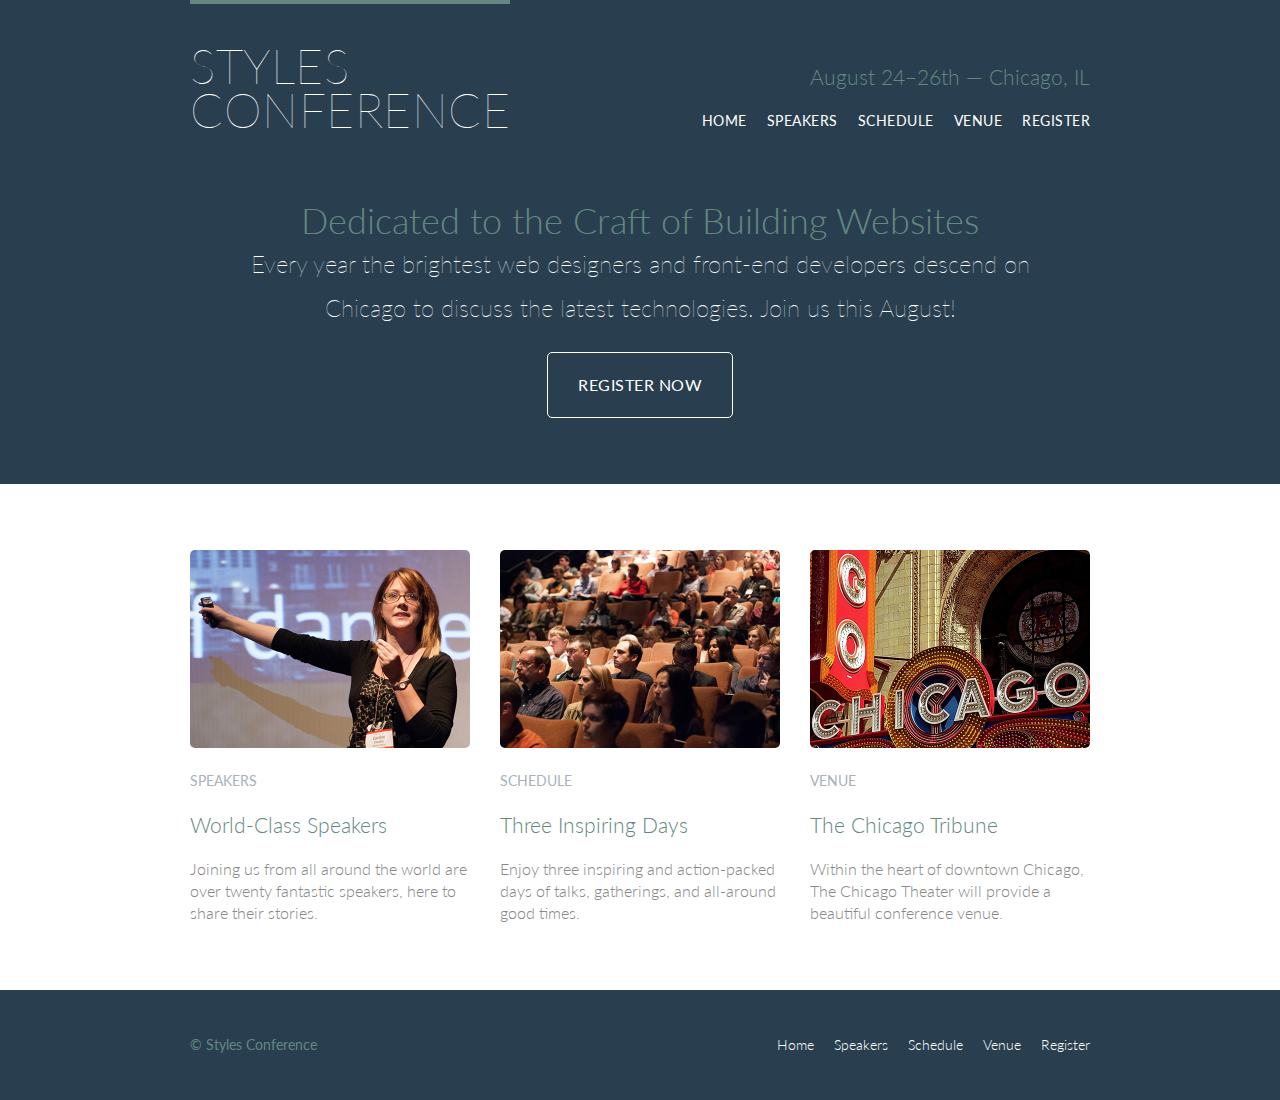
<file: class02/index.html>
<!DOCTYPE html>
<html lang="en">
<head>
    <meta charset="UTF-8">
    <meta http-equiv="X-UA-Compatible" content="IE=edge">
    <meta name="viewport" content="width=device-width, initial-scale=1.0">
    <title>Styles Conference</title>
    <link rel="stylesheet" href="assets/stylesheets/main.css">
    <link rel="stylesheet"
    href="http://fonts.googleapis.com/css?family=Lato:100,300,400">
</head>
<body>
    <header class="primary-header container group"">
        <section >
            <h1 class="logo">  
                <a href="index.html">Styles <br>Conference</a>
            </h1>
        </section>
        <h3 class="tagline">August 24–26th &mdash; Chicago, IL</h3>
        <nav class="nav primary-nav">
            <ul>
              <li><a href="index.html">Home</a></li><!--
              --><li><a href="speakers.html">Speakers</a></li><!--
              --><li><a href="schedule.html">Schedule</a></li><!--
              --><li><a href="venue.html">Venue</a></li><!--
              --><li><a href="register.html">Register</a></li>
            </ul>
        </nav>
    </header>
    
    <!-- Hero -->

    <section class="hero container">

        <h2>Dedicated to the Craft of Building Websites</h2>

        <p>Every year the brightest web designers and front-end developers descend on Chicago to discuss the latest technologies. Join us this August!</p>

        <a class="btn btn-alt" href="register.html">Register Now</a>

  </section>

  <!-- Teasers -->

    <section class="row">
        <div class="grid">
          <!-- Speakers -->

            <section class="teaser col-1-3">
                <a href="speakers.html">
                    <img src="assets/images/home/speakers.jpg" alt="Professional Speaker">

                    <h5>Speakers</h5>
                    <h3>World-Class Speakers</h3>
                </a>
                <p>Joining us from all around the world are over twenty fantastic speakers, here to share their stories.</p>
            </section><!--

            Schedule

            --><section class="teaser col-1-3">
                <a href="schedule.html"> 
                    <img src="assets/images/home/schedule.jpg" alt="People in lecture seats">

                    <h5>Schedule</h5>
                    <h3>Three Inspiring Days</h3>
                </a>
            <p>Enjoy three inspiring and action-packed days of talks, gatherings, and all-around good times.</p>
            </section><!--

            Venue

            --><section class="teaser col-1-3">
                <a href="venue.html"> 
                    <img src="assets/images/home/venue.jpg" alt="Chicago Tribune building Facade">
 
                    <h5>Venue</h5>
                    <h3>The Chicago Tribune</h3>
                </a>
            <p>Within the heart of downtown Chicago, The Chicago Theater will provide a beautiful conference venue.</p>
            </section>
        </div>
    </section>

    <!-- Footer -->

    <footer class="primary-footer container group">
        <small>&copy; Styles Conference</small>
        <nav class="nav">
            <ul>
              <li><a href="index.html">Home</a></li><!--
              --><li><a href="speakers.html">Speakers</a></li><!--
              --><li><a href="schedule.html">Schedule</a></li><!--
              --><li><a href="venue.html">Venue</a></li><!--
              --><li><a href="register.html">Register</a></li>
            </ul>
        </nav>
    </footer>
</body>
</html>
</file>
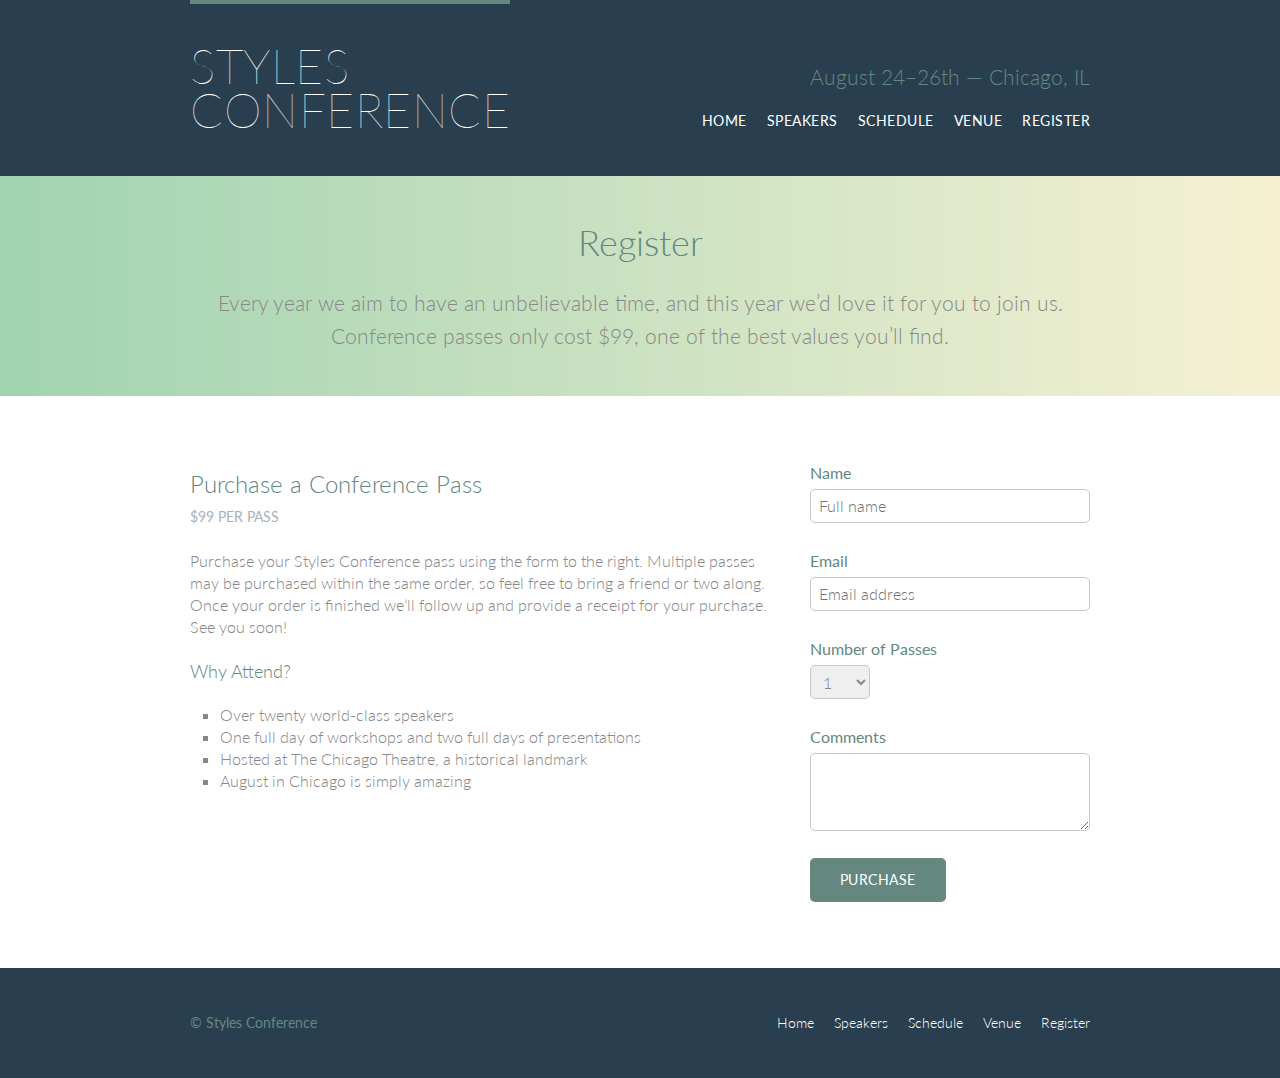
<file: class02/register.html>
<!DOCTYPE html>
<html lang="en">

  <head>
    <meta charset="utf-8">
    <meta name="viewport" content="width=device-width, initial-scale=1.0">
    <title>Register - Styles Conference</title>
    <link rel="stylesheet" href="assets/stylesheets/main.css">
    <link rel="stylesheet"
    href="http://fonts.googleapis.com/css?family=Lato:100,300,400">
  </head>

  <body>

    <!-- Header -->

    <header class="primary-header container group">

      <h1 class="logo">
        <a href="index.html">Styles <br> Conference</a>
      </h1>

      <h3 class="tagline">August 24&ndash;26th &mdash; Chicago, IL</h3>

      <nav class="nav primary-nav">
        <ul>
          <li><a href="index.html">Home</a></li><!--
          --><li><a href="speakers.html">Speakers</a></li><!--
          --><li><a href="schedule.html">Schedule</a></li><!--
          --><li><a href="venue.html">Venue</a></li><!--
          --><li><a href="register.html">Register</a></li>
        </ul>
      </nav>

    </header>

    <!-- Main content -->

    <section class="row-alt">
      <div class="lead container">
        <h1>Register</h1>

        <p>Every year we aim to have an unbelievable time, and this year we’d love it for you to join us. Conference passes only cost $99, one of the best values you’ll find.
        </p>
      </div>
    </section>

    <section class="row">
      <div class="grid">
    
        <section class="col-2-3">

          <h2>Purchase a Conference Pass</h2>
          <h5>$99 per Pass</h5>
        
          <p>Purchase your Styles Conference pass using the form to the right. Multiple passes may be purchased within the same order, so feel free to bring a friend or two along. Once your order is finished we&#8217;ll follow up and provide a receipt for your purchase. See you soon!</p>
        
          <h4>Why Attend?</h4>
        
          <ul class="why-attend">
          <li>Over twenty world-class speakers</li>
            <li>One full day of workshops and two full days of presentations</li>
            <li>Hosted at The Chicago Theatre, a historical landmark</li>
            <li>August in Chicago is simply amazing</li>
          </ul>
        
        </section><!--
    
        --><form class="col-1-3" action="#" method="post">
          <fieldset class="register-group">

            <label>
              Name
              <input type="text" name="name" placeholder="Full name" required>
            </label>
        
            <label>
              Email
              <input type="email" name="email" placeholder="Email address" required>
            </label>
        
            <label>
              Number of Passes
              <select name="quantity" required>
                <option value="1" selected>1</option>
                <option value="2">2</option>
                <option value="3">3</option>
                <option value="4">4</option>
                <option value="5">5</option>
              </select>
            </label>
        
            <label>
              Comments
              <textarea name="comments"></textarea>
            </label>
        
          </fieldset>
        
          <input class="btn btn-default" type="submit" name="submit" value="Purchase">
        </form>
    
      </div>
    </section>
    
    
    

    <!-- Footer -->

    <footer class="primary-footer container group">

      <small>&copy; Styles Conference</small>

      <nav class="nav">
        <ul>
          <li><a href="index.html">Home</a></li><!--
          --><li><a href="speakers.html">Speakers</a></li><!--
          --><li><a href="schedule.html">Schedule</a></li><!--
          --><li><a href="venue.html">Venue</a></li><!--
          --><li><a href="register.html">Register</a></li>
        </ul>
      </nav>

    </footer>

  </body>
</html>
</file>
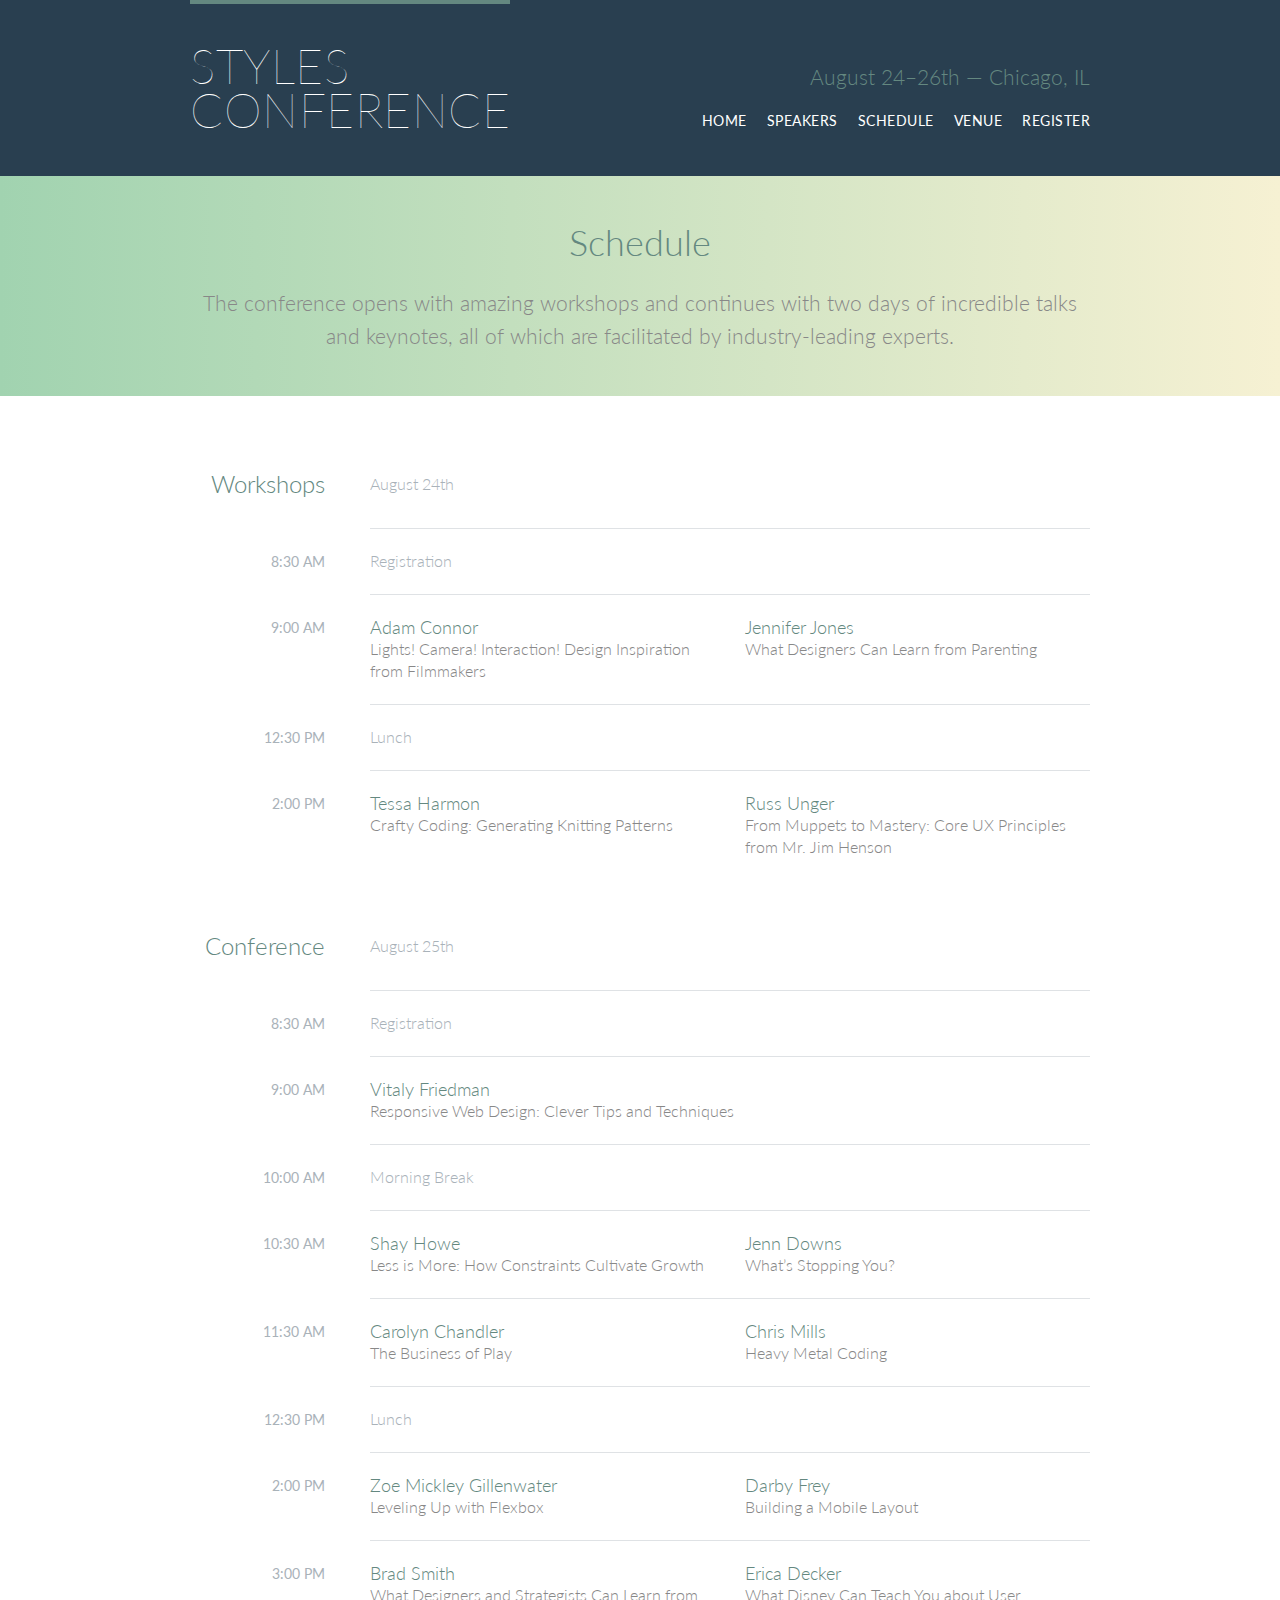
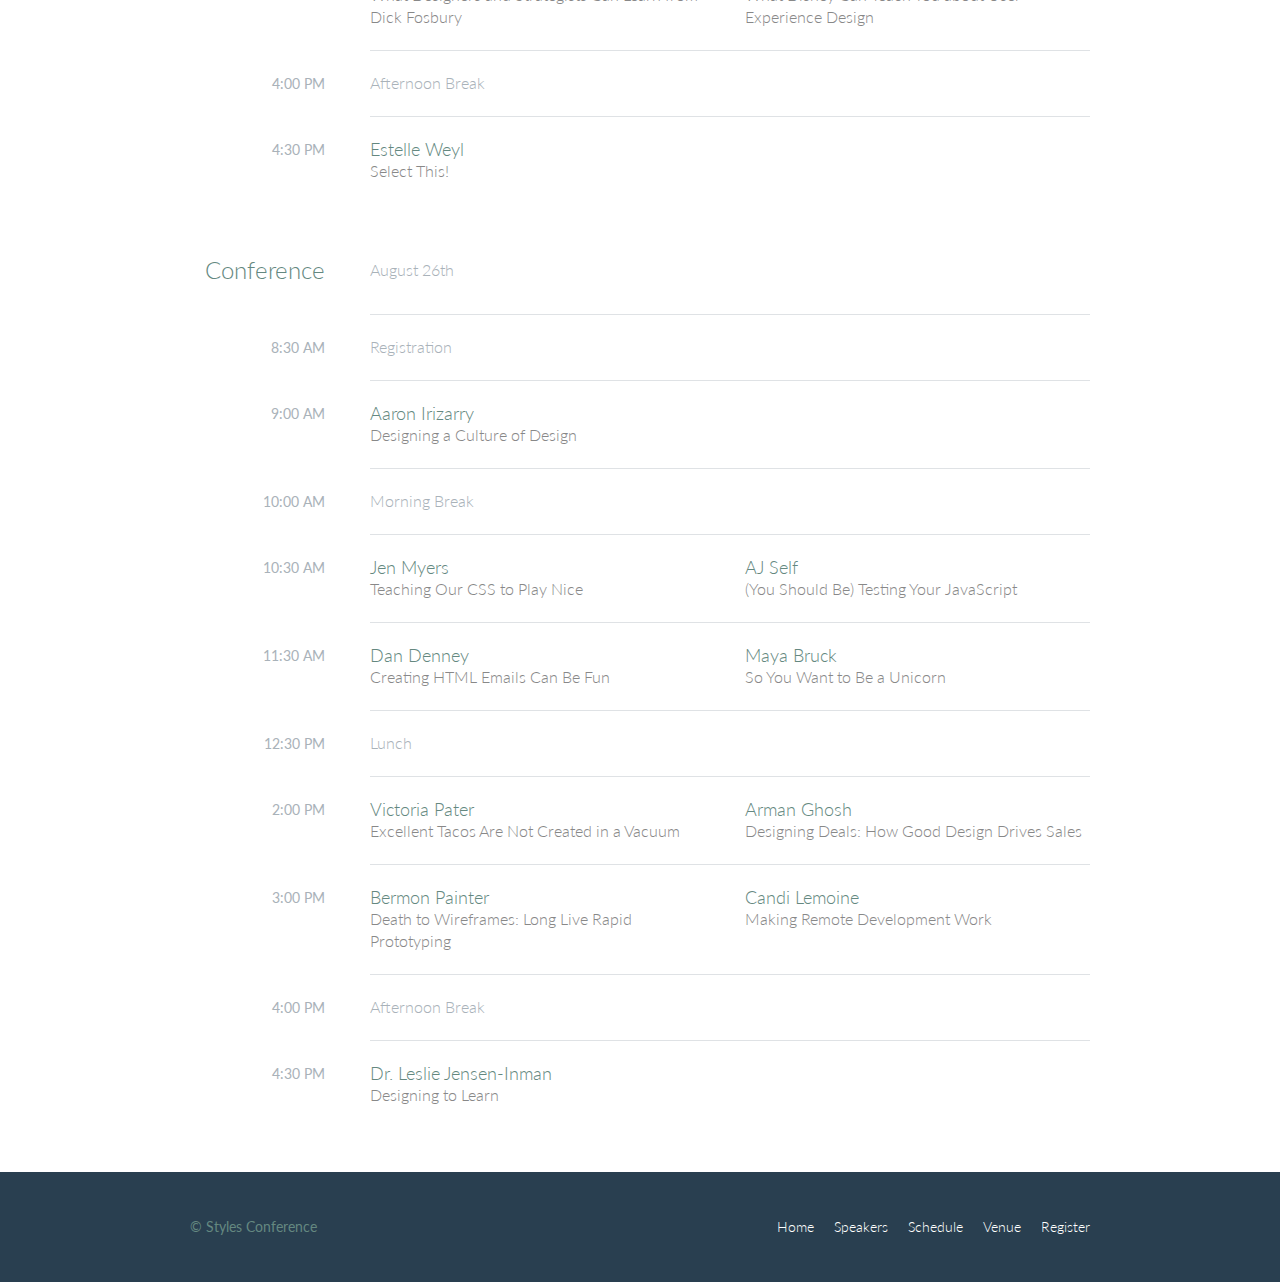
<file: class02/schedule.html>
<!DOCTYPE html>
<html lang="en">

  <head>
    <meta charset="utf-8">
    <meta name="viewport" content="width=device-width, initial-scale=1.0">
    <title>Schedule - Styles Conference</title>
    <link rel="stylesheet" href="assets/stylesheets/main.css">
    <link rel="stylesheet"
    href="http://fonts.googleapis.com/css?family=Lato:100,300,400">
  </head>

  <body>

    <!-- Header -->

    <header class="primary-header container group">

      <h1 class="logo">
        <a href="index.html">Styles <br> Conference</a>
      </h1>

      <h3 class="tagline">August 24&ndash;26th &mdash; Chicago, IL</h3>

      <nav class="nav primary-nav">
        <ul>
          <li><a href="index.html">Home</a></li><!--
          --><li><a href="speakers.html">Speakers</a></li><!--
          --><li><a href="schedule.html">Schedule</a></li><!--
          --><li><a href="venue.html">Venue</a></li><!--
          --><li><a href="register.html">Register</a></li>
        </ul>
      </nav>

    </header>

    <!-- Main content -->

    <section class="row-alt">
      <div class="lead container">
        <h1>Schedule</h1>

        <p>The conference opens with amazing workshops and continues with two days of incredible talks and keynotes, all of which are facilitated by industry-leading experts. 
        </p>
      </div>
    </section>

    <section class="row">
      <div class="container">
    
        <!-- Workshops -->

        <table>
          <thead>
            <tr>
              <th scope="row">
                Workshops
              </th>
              <td class="schedule-offset" colspan="2">
                August 24th
              </td>
            </tr>
          </thead>
          <tbody>
            <tr>
              <th scope="row">
                <time datetime="08:30:00">8:30 AM</time>
              </th>
              <td class="schedule-offset" colspan="2">
                Registration
              </td>
            </tr>
            <tr>
              <th scope="row">
                <time datetime="09:00:00">9:00 AM</time>
              </th>
              <td>
                <a href="speakers.html#adam-connor">
                  <h4>Adam Connor</h4>
                  Lights! Camera! Interaction! Design Inspiration from Filmmakers
                </a>
              </td>
              <td>
                <a href="speakers.html#jennifer-jones">
                  <h4>Jennifer Jones</h4>
                  What Designers Can Learn from Parenting
                </a>
              </td>
            </tr>
            <tr>
              <th scope="row">
                <time datetime="12:30:00">12:30 PM</time>
              </th>
              <td class="schedule-offset" colspan="2">
                Lunch
              </td>
            </tr>
            <tr>
              <th scope="row">
                <time datetime="14:00">2:00 PM</time>
              </th>
              <td>
                <a href="speakers.html#tessa-harmon">
                  <h4>Tessa Harmon</h4>
                  Crafty Coding: Generating Knitting Patterns
                </a>
              </td>
              <td>
                <a href="speakers.html#russ-unger">
                  <h4>Russ Unger</h4>
                  From Muppets to Mastery: Core UX Principles from Mr. Jim Henson
                </a>
              </td>
            </tr>
          </tbody>
        </table>

        <!-- Conference -->

        <table>
          <thead>
            <tr>
              <th scope="row">
                Conference
              </th>
              <td class="schedule-offset" colspan="2">
                August 25th
              </td>
            </tr>
          </thead>
          <tbody>
            <tr>
              <th scope="row">
                <time datetime="08:30:00">8:30 AM</time>
              </th>
              <td class="schedule-offset" colspan="2">
                Registration
              </td>
            </tr>
            <tr>
              <th scope="row">
                <time datetime="09:00:00">9:00 AM</time>
              </th>
              <td colspan="2">
                <a href="speakers.html#vitaly-friedman">
                  <h4>Vitaly Friedman</h4>
                  Responsive Web Design: Clever Tips and Techniques
                </a>
              </td>
            </tr>
            <tr>
              <th scope="row">
                <time datetime="10:00:00">10:00 AM</time>
              </th>
              <td class="schedule-offset" colspan="2">
                Morning Break
              </td>
            </tr>
            <tr>
              <th scope="row">
                <time datetime="10:30:00">10:30 AM</time>
              </th>
              <td>
                <a href="speakers.html#shay-howe">
                  <h4>Shay Howe</h4>
                  Less is More: How Constraints Cultivate Growth
                </a>
              </td>
              <td>
                <a href="speakers.html#jenn-downs">
                  <h4>Jenn Downs</h4>
                  What&#8217;s Stopping You?
                </a>
              </td>
            </tr>
            <tr>
              <th scope="row">
                <time datetime="11:30:00">11:30 AM</time>
              </th>
              <td>
                <a href="speakers.html#carolyn-chandler">
                  <h4>Carolyn Chandler</h4>
                  The Business of Play
                </a>
              </td>
              <td>
                <a href="speakers.html#chris-mills">
                  <h4>Chris Mills</h4>
                  Heavy Metal Coding
                </a>
              </td>
            </tr>
            <tr>
              <th scope="row">
                <time datetime="12:30:00">12:30 PM</time>
              </th>
              <td class="schedule-offset" colspan="2">
                Lunch
              </td>
            </tr>
            <tr>
              <th scope="row">
                <time datetime="14:00">2:00 PM</time>
              </th>
              <td>
                <a href="speakers.html#zoe-mickley-gillenwater">
                  <h4>Zoe Mickley Gillenwater</h4>
                  Leveling Up with Flexbox
                </a>
              </td>
              <td>
                <a href="speakers.html#darby-frey">
                  <h4>Darby Frey</h4>
                  Building a Mobile Layout
                </a>
              </td>
            </tr>
            <tr>
              <th scope="row">
                <time datetime="15:00:00">3:00 PM</time>
              </th>
              <td>
                <a href="speakers.html#brad-smith">
                  <h4>Brad Smith</h4>
                  What Designers and Strategists Can Learn from Dick Fosbury
                </a>
              </td>
              <td>
                <a href="speakers.html#erica-decker">
                  <h4>Erica Decker</h4>
                  What Disney Can Teach You about User Experience Design
                </a>
              </td>
            </tr>
            <tr>
              <th scope="row">
                <time datetime="16:00:00">4:00 PM</time>
              </th>
              <td class="schedule-offset" colspan="2">
                Afternoon Break
              </td>
            </tr>
            <tr>
              <th scope="row">
                <time datetime="16:30:00">4:30 PM</time>
              </th>
              <td colspan="2">
                <a href="speakers.html#estelle-weyl">
                  <h4>Estelle Weyl</h4>
                  Select This!
                </a>
              </td>
            </tr>
          </tbody>
        </table>

        <!-- Conference -->

        <table>
          <thead>
            <tr>
              <th scope="row">
                Conference
              </th>
              <td class="schedule-offset" colspan="2">
                August 26th
              </td>
            </tr>
          </thead>
          <tbody>
            <tr>
              <th scope="row">
                <time datetime="08:30:00">8:30 AM</time>
              </th>
              <td class="schedule-offset" colspan="2">
                Registration
              </td>
            </tr>
            <tr>
              <th scope="row">
                <time datetime="09:00:00">9:00 AM</time>
              </th>
              <td colspan="2">
                <a href="speakers.html#aaron-irizarry">
                  <h4>Aaron Irizarry</h4>
                  Designing a Culture of Design
                </a>
              </td>
            </tr>
            <tr>
              <th scope="row">
                <time datetime="10:00:00">10:00 AM</time>
              </th>
              <td class="schedule-offset" colspan="2">
                Morning Break
              </td>
            </tr>
            <tr>
              <th scope="row">
                <time datetime="10:30:00">10:30 AM</time>
              </th>
              <td>
                <a href="speakers.html#jen-myers">
                  <h4>Jen Myers</h4>
                  Teaching Our CSS to Play Nice
                </a>
              </td>
              <td>
                <a href="speakers.html#aj-self">
                  <h4>AJ Self</h4>
                  (You Should Be) Testing Your JavaScript
                </a>
              </td>
            </tr>
            <tr>
              <th scope="row">
                <time datetime="11:30:00">11:30 AM</time>
              </th>
              <td>
                <a href="speakers.html#dan-denney">
                  <h4>Dan Denney</h4>
                  Creating HTML Emails Can Be Fun
                </a>
              </td>
              <td>
                <a href="speakers.html#maya-bruck">
                  <h4>Maya Bruck</h4>
                  So You Want to Be a Unicorn
                </a>
              </td>
            </tr>
            <tr>
              <th scope="row">
                <time datetime="12:30:00">12:30 PM</time>
              </th>
              <td class="schedule-offset" colspan="2">
                Lunch
              </td>
            </tr>
            <tr>
              <th scope="row">
                <time datetime="14:00">2:00 PM</time>
              </th>
              <td>
                <a href="speakers.html#victoria-pater">
                  <h4>Victoria Pater</h4>
                  Excellent Tacos Are Not Created in a Vacuum
                </a>
              </td>
              <td>
                <a href="speakers.html#arman-ghosh">
                  <h4>Arman Ghosh</h4>
                  Designing Deals: How Good Design Drives Sales
                </a>
              </td>
            </tr>
            <tr>
              <th scope="row">
                <time datetime="15:00:00">3:00 PM</time>
              </th>
              <td>
                <a href="speakers.html#bermon-painter">
                  <h4>Bermon Painter</h4>
                  Death to Wireframes: Long Live Rapid Prototyping
                </a>
              </td>
              <td>
                <a href="speakers.html#candi-lemoine">
                  <h4>Candi Lemoine</h4>
                  Making Remote Development Work
                </a>
              </td>
            </tr>
            <tr>
              <th scope="row">
                <time datetime="16:00:00">4:00 PM</time>
              </th>
              <td class="schedule-offset" colspan="2">
                Afternoon Break
              </td>
            </tr>
            <tr>
              <th scope="row">
                <time datetime="16:30:00">4:30 PM</time>
              </th>
              <td colspan="2">
                <a href="speakers.html#leslie-jensen-inman">
                  <h4>Dr. Leslie Jensen-Inman</h4>
                  Designing to Learn
                </a>
              </td>
            </tr>
          </tbody>
        </table>

      </div>
    </section>
    

    <!-- Footer -->

    <footer class="primary-footer container group">

      <small>&copy; Styles Conference</small>

      <nav class="nav">
        <ul>
          <li><a href="index.html">Home</a></li><!--
          --><li><a href="speakers.html">Speakers</a></li><!--
          --><li><a href="schedule.html">Schedule</a></li><!--
          --><li><a href="venue.html">Venue</a></li><!--
          --><li><a href="register.html">Register</a></li>
        </ul>
      </nav>

    </footer>

  </body>
</html>
</file>
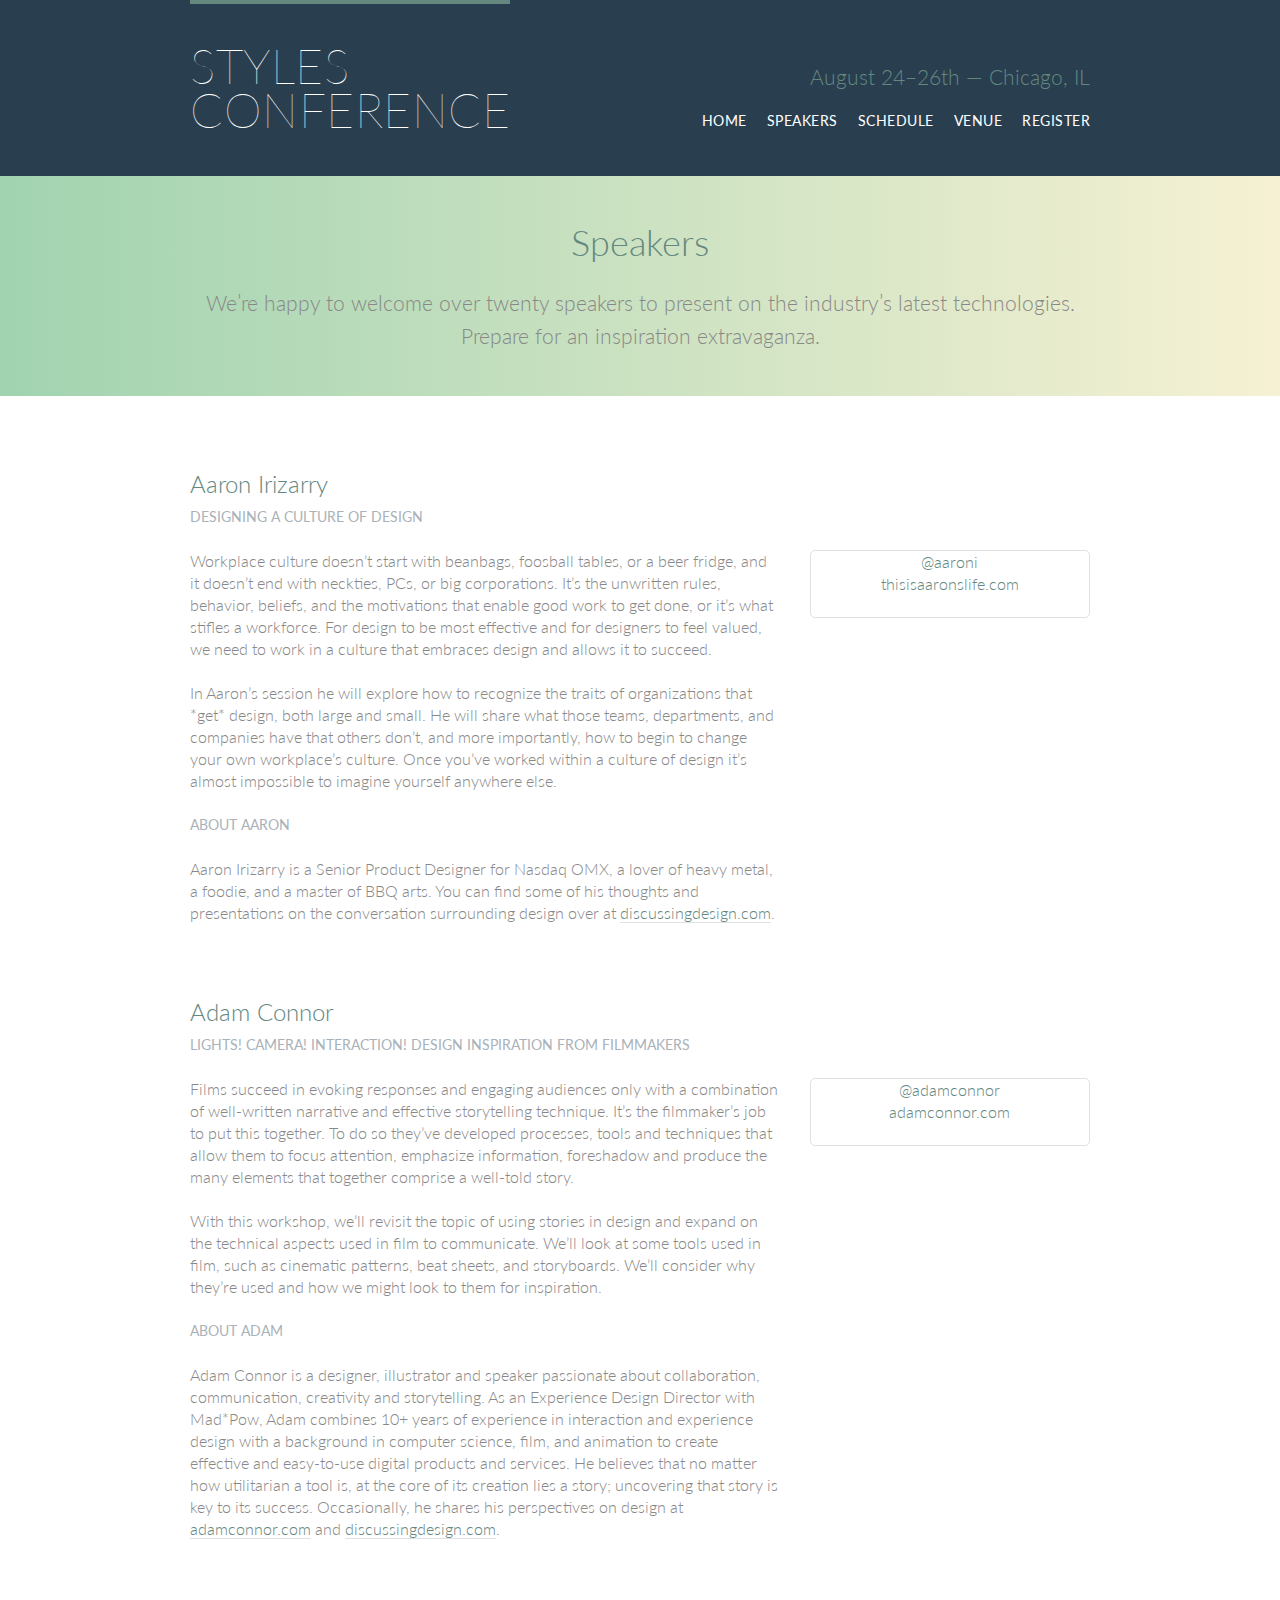
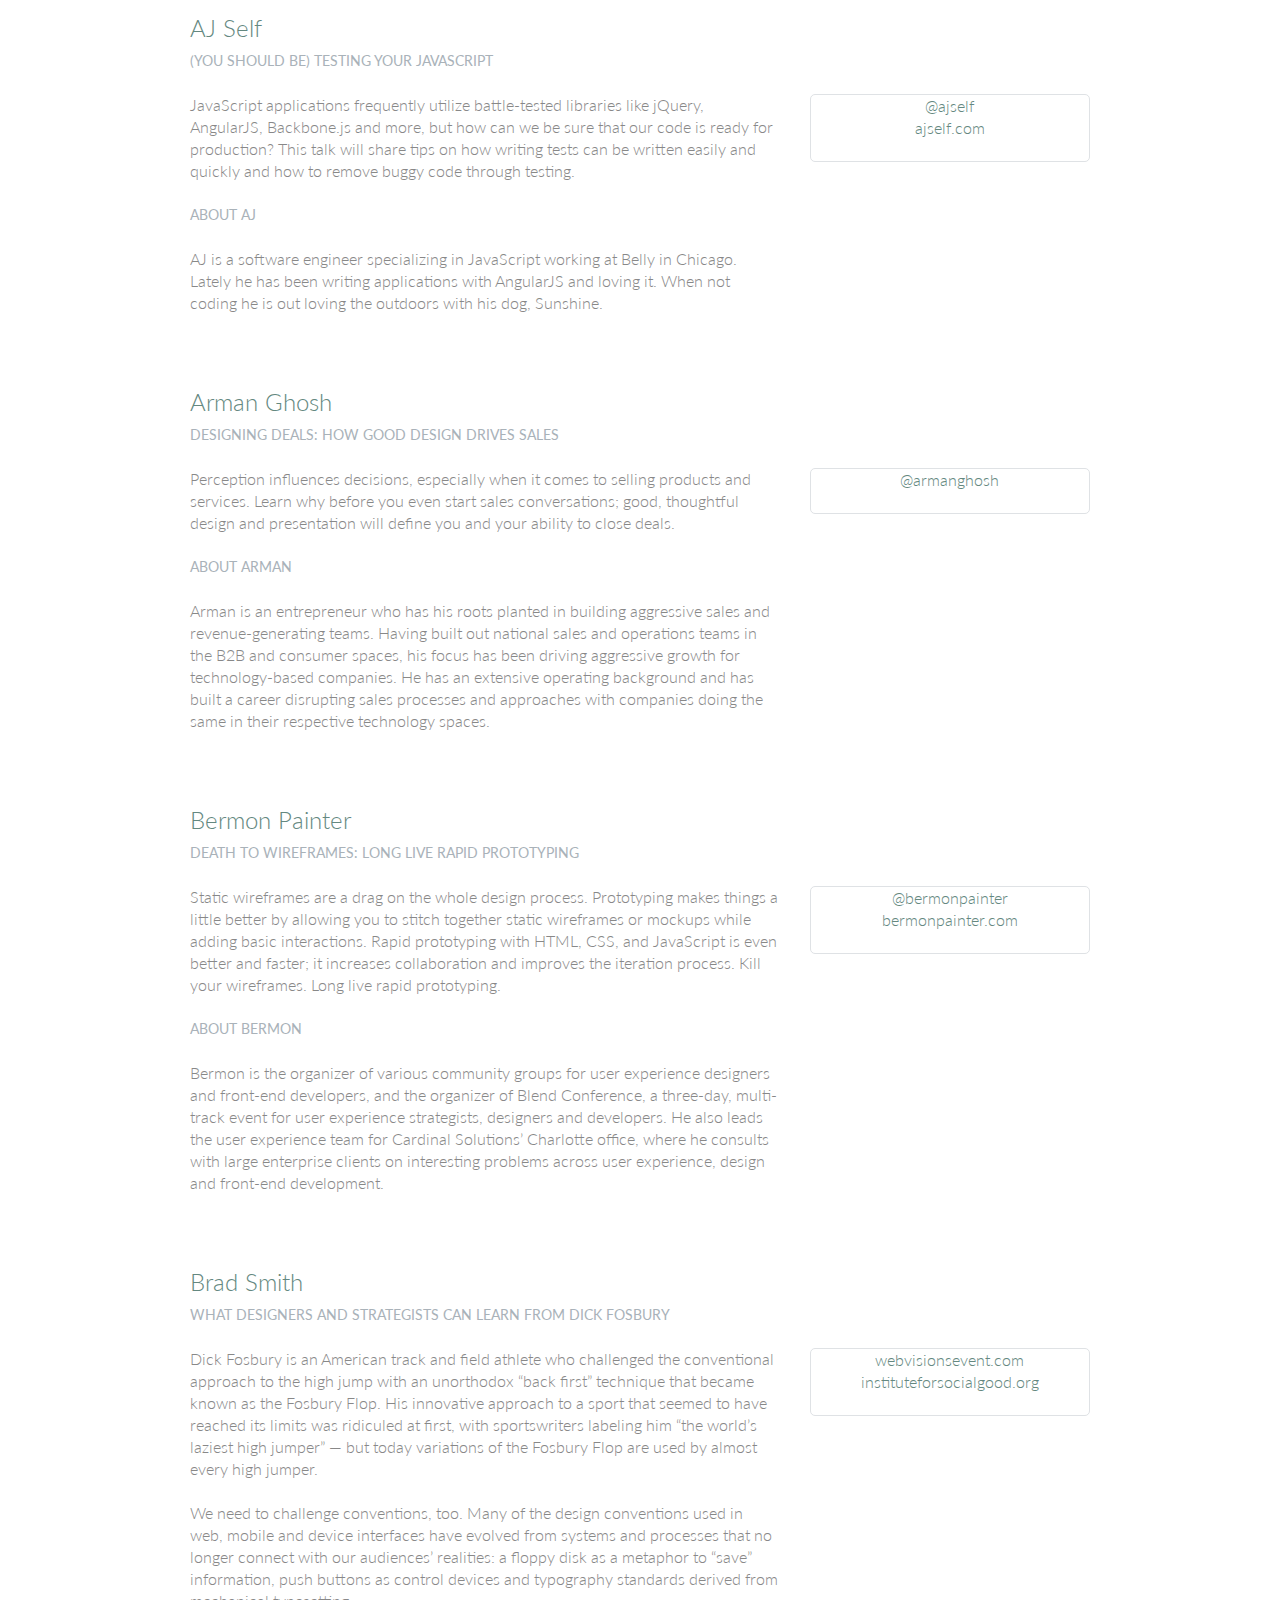
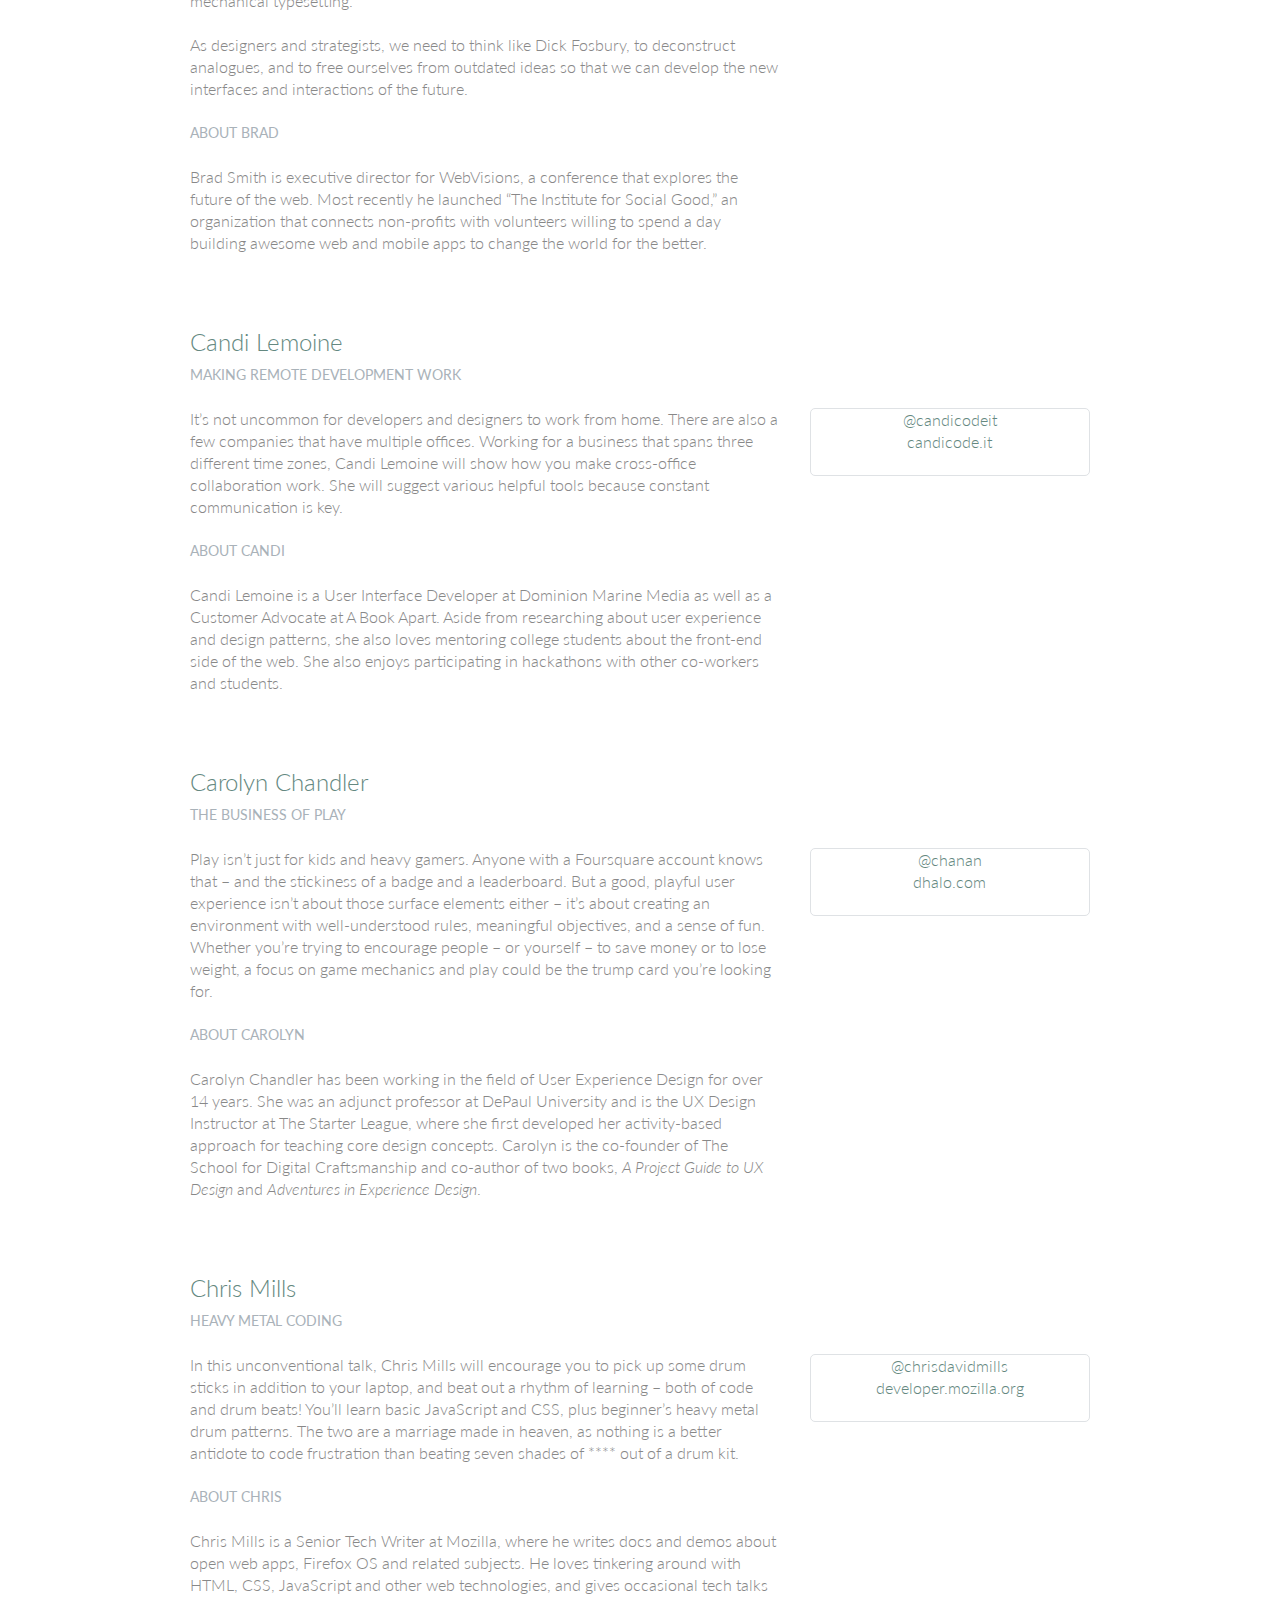
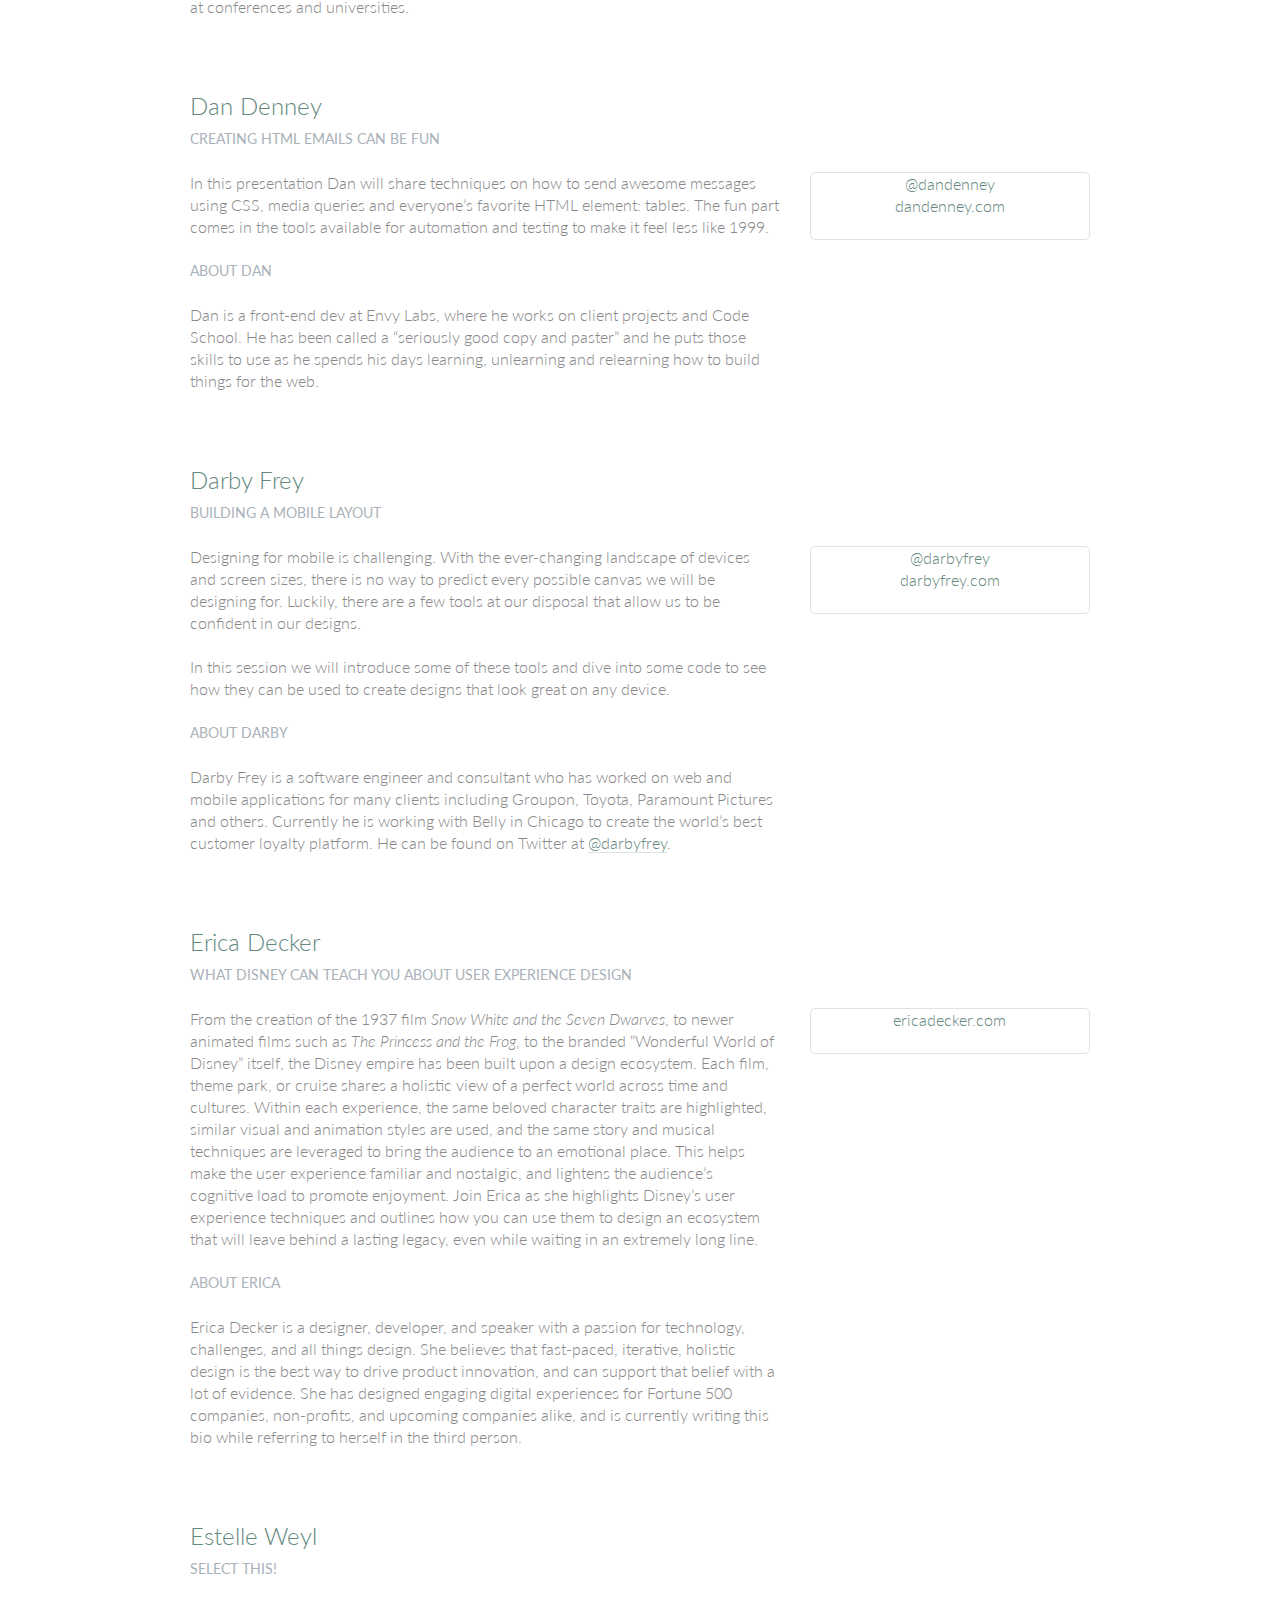
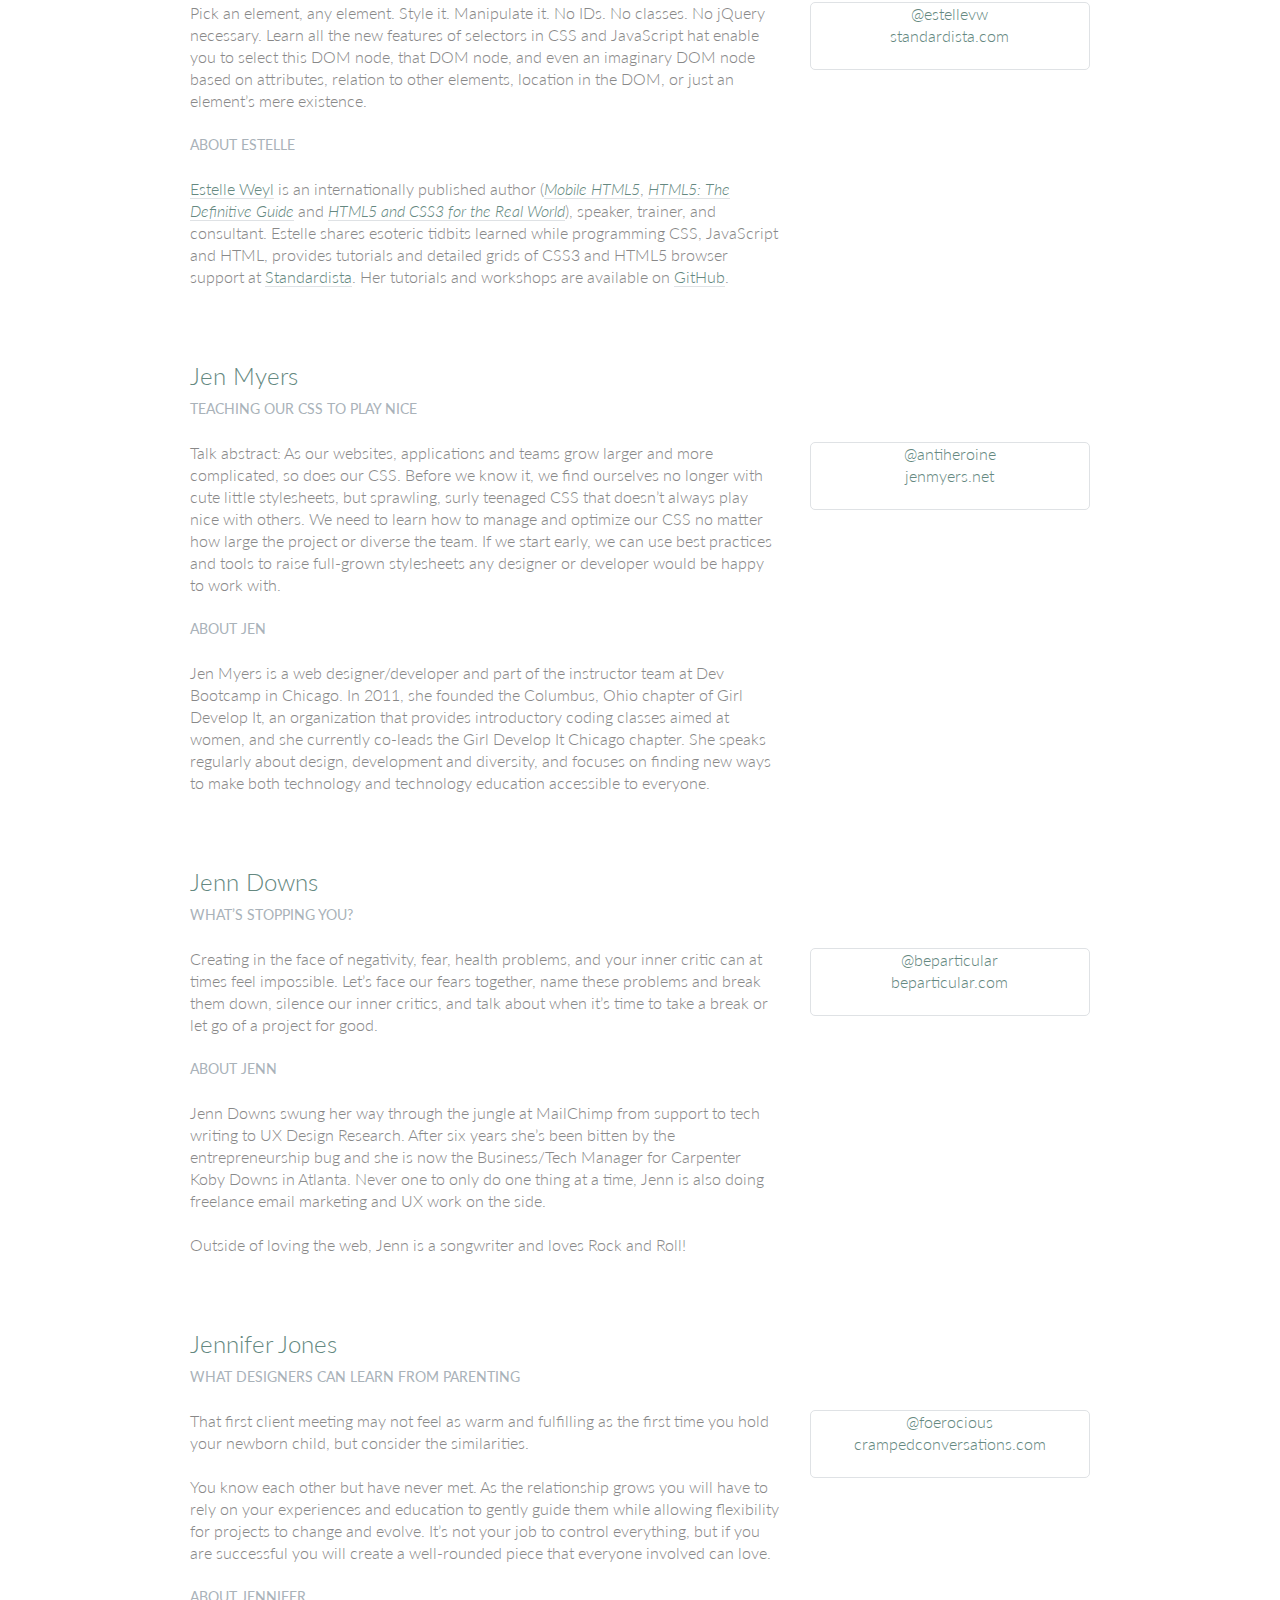
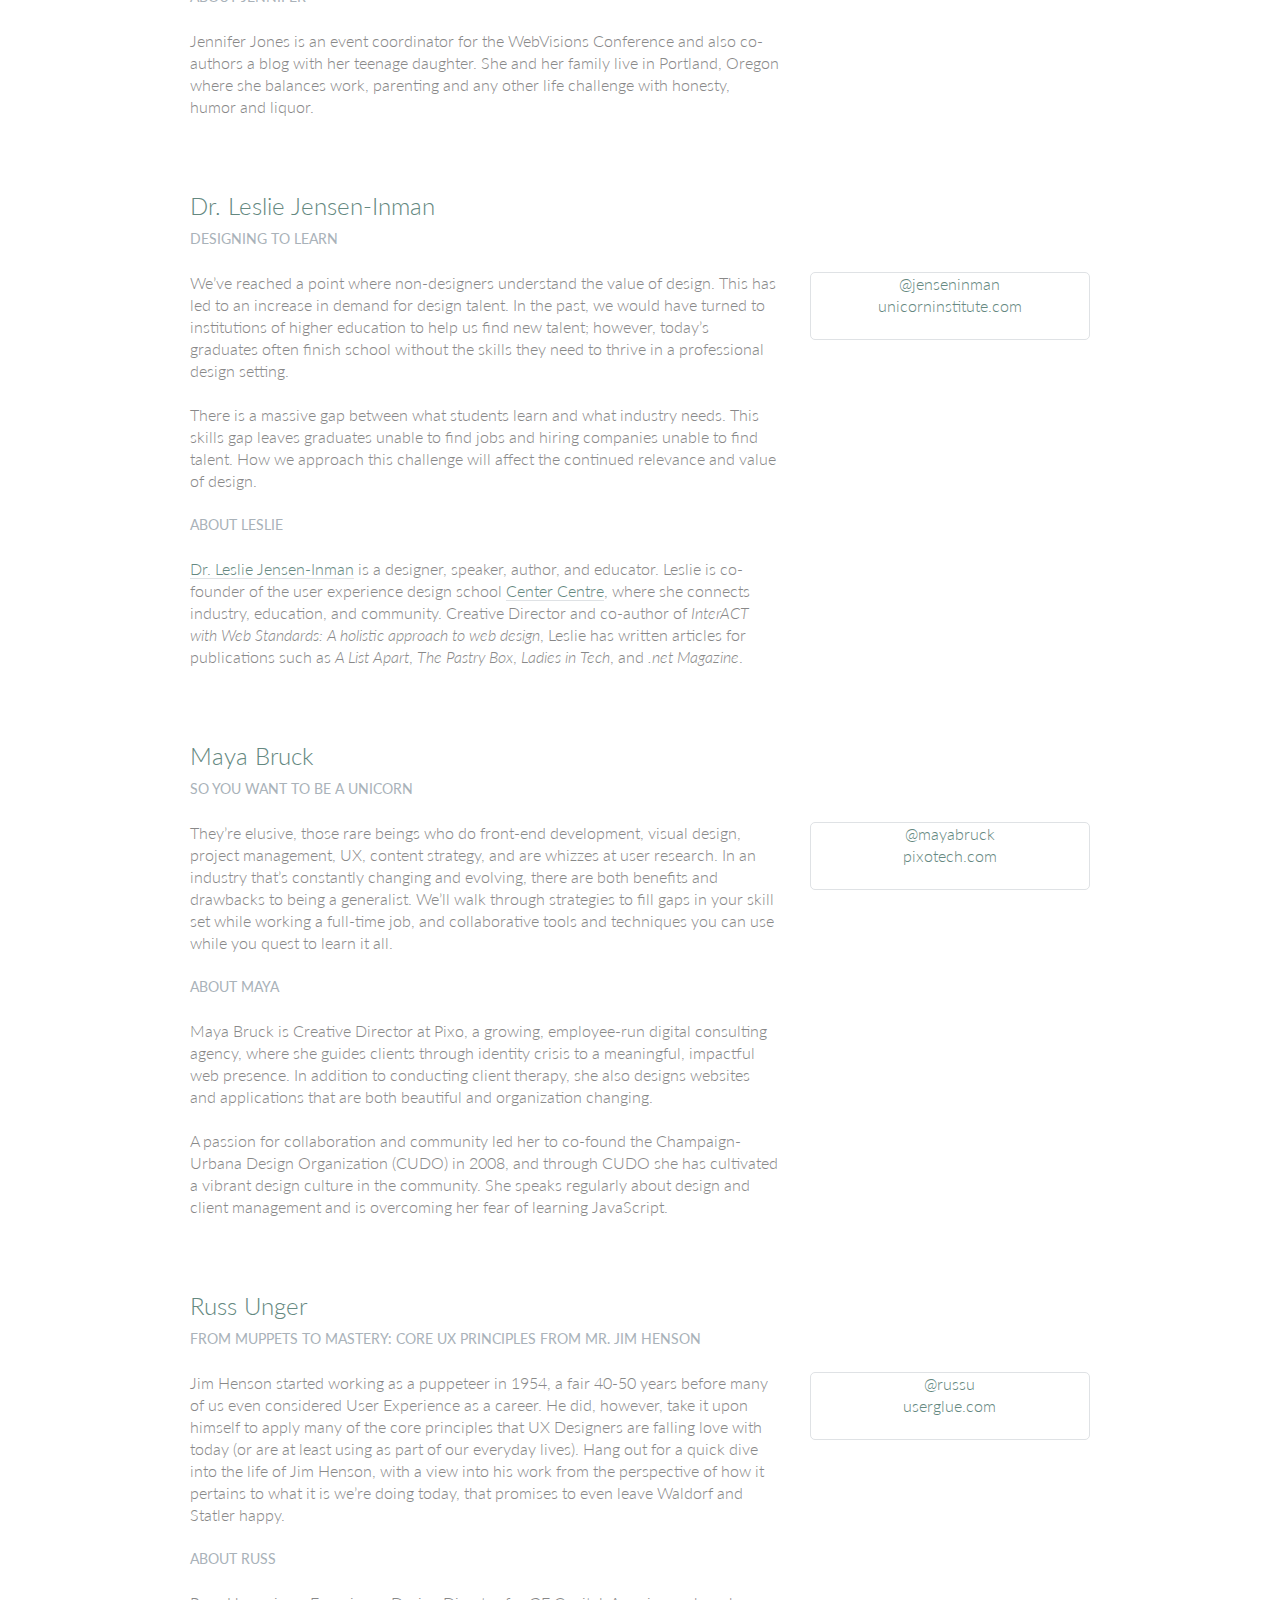
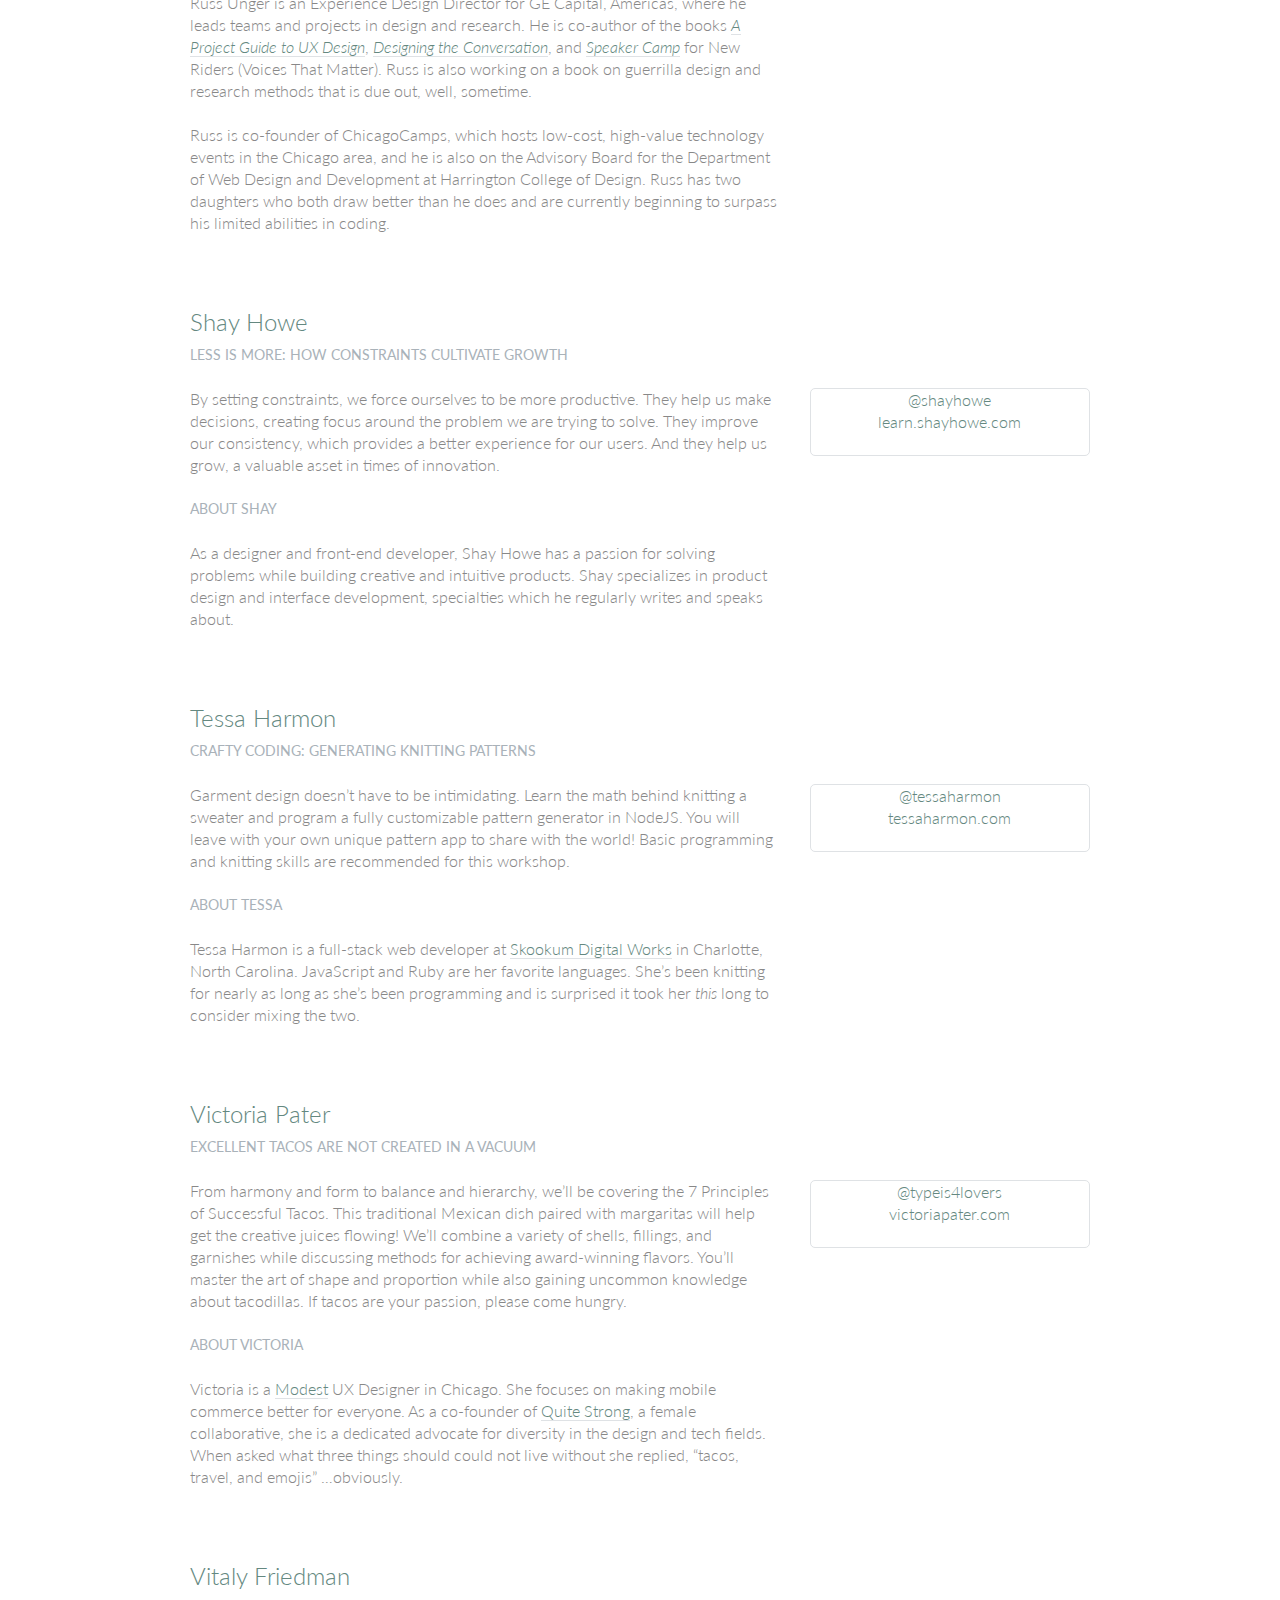
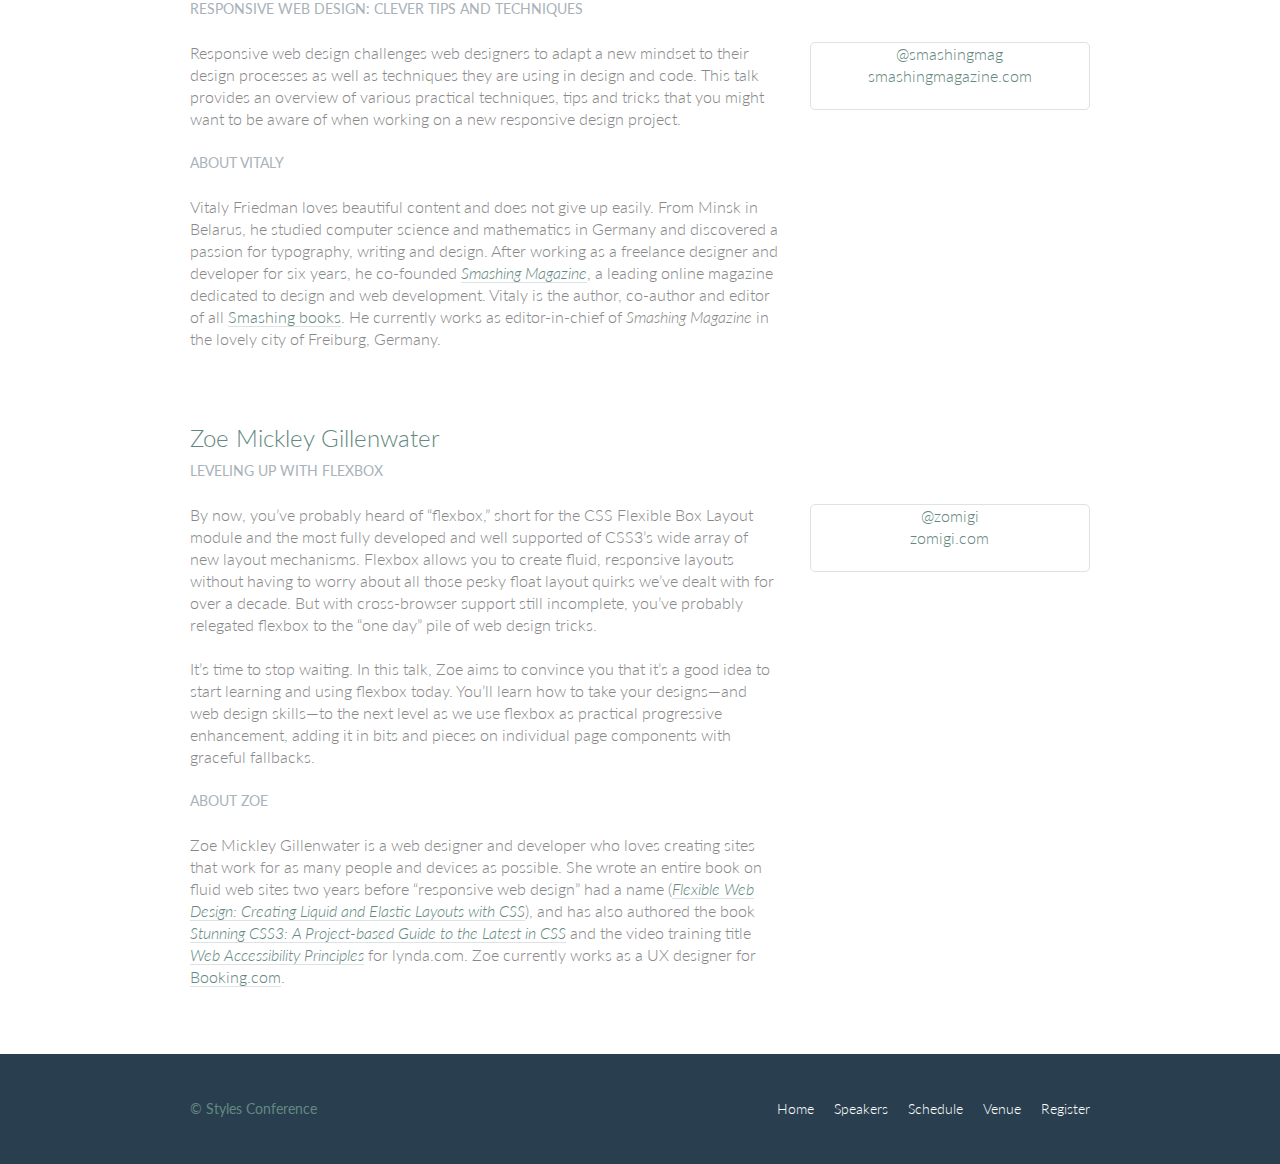
<file: class02/speakers.html>
<!DOCTYPE html>
<html lang="en">

  <head>
    <meta charset="utf-8">
    <meta name="viewport" content="width=device-width, initial-scale=1.0">
    <title>Speakers - Styles Conference</title>
    <link rel="stylesheet" href="assets/stylesheets/main.css">
    <link rel="stylesheet" href="http://fonts.googleapis.com/css?family=Lato:100,300,400">
  </head>

  <body>

    <!-- Header -->

    <header class="primary-header container group">

      <h1 class="logo">
        <a href="index.html">Styles <br> Conference</a>
      </h1>

      <h3 class="tagline">August 24&ndash;26th &mdash; Chicago, IL</h3>

      <nav class="nav primary-nav">
        <ul>
          <li><a href="index.html">Home</a></li><!--
          --><li><a href="speakers.html">Speakers</a></li><!--
          --><li><a href="schedule.html">Schedule</a></li><!--
          --><li><a href="venue.html">Venue</a></li><!--
          --><li><a href="register.html">Register</a></li>
        </ul>
      </nav>

    </header>

    <!-- Lead -->

    <section class="row-alt">
      <div class="lead container">

        <h1>Speakers</h1>

        <p>We&#8217;re happy to welcome over twenty speakers to present on the industry&#8217;s latest technologies. Prepare for an inspiration extravaganza.</p>

      </div>
    </section>

    <!-- Main content -->

    <section class="row">
      <div class="grid">

        <!-- Aaron Irizarry -->

        <section class="speaker" id="aaron-irizarry">

          <div class="col-2-3">

            <h2>Aaron Irizarry</h2>
            <h5>Designing a Culture of Design</h5>

            <p>Workplace culture doesn&#8217;t start with beanbags, foosball tables, or a beer fridge, and it doesn&#8217;t end with neckties, PCs, or big corporations. It&#8217;s the unwritten rules, behavior, beliefs, and the motivations that enable good work to get done, or it&#8217;s what stifles a workforce. For design to be most effective and for designers to feel valued, we need to work in a culture that embraces design and allows it to succeed.</p>

            <p>In Aaron&#8217;s session he will explore how to recognize the traits of organizations that *get* design, both large and small. He will share what those teams, departments, and companies have that others don&#8217;t, and more importantly, how to begin to change your own workplace&#8217;s culture. Once you&#8217;ve worked within a culture of design it&#8217;s almost impossible to imagine yourself anywhere else.</p>

            <h5>About Aaron</h5>

            <p>Aaron Irizarry is a Senior Product Designer for Nasdaq OMX, a lover of heavy metal, a foodie, and a master of BBQ arts. You can find some of his thoughts and presentations on the conversation surrounding design over at <a href="http://www.discussingdesign.com/">discussingdesign.com</a>.</p>

          </div><!--

          --><aside class="col-1-3">
            <div class="speaker-info">

              <ul>
                <li><a href="https://twitter.com/aaroni">@aaroni</a></li>
                <li><a href="http://www.thisisaaronslife.com/">thisisaaronslife.com</a></li>
              </ul>

            </div>
          </aside>

        </section>

        <!-- Adam Connor -->

        <section class="speaker" id="adam-connor">

          <div class="col-2-3">

            <h2>Adam Connor</h2>
            <h5>Lights! Camera! Interaction! Design Inspiration from Filmmakers</h5>

            <p>Films succeed in evoking responses and engaging audiences only with a combination of well-written narrative and effective storytelling technique. It&#8217;s the filmmaker&#8217;s job to put this together. To do so they&#8217;ve developed processes, tools and techniques that allow them to focus attention, emphasize information, foreshadow and produce the many elements that together comprise a well-told story.</p>

            <p>With this workshop, we&#8217;ll revisit the topic of using stories in design and expand on the technical aspects used in film to communicate. We&#8217;ll look at some tools used in film, such as cinematic patterns, beat sheets, and storyboards. We&#8217;ll consider why they&#8217;re used and how we might look to them for inspiration.</p>

            <h5>About Adam</h5>

            <p>Adam Connor is a designer, illustrator and speaker passionate about collaboration, communication, creativity and storytelling. As an Experience Design Director with Mad*Pow, Adam combines 10+ years of experience in interaction and experience design with a background in computer science, film, and animation to create effective and easy-to-use digital products and services. He believes that no matter how utilitarian a tool is, at the core of its creation lies a story; uncovering that story is key to its success. Occasionally, he shares his perspectives on design at <a href="http://adamconnor.com/">adamconnor.com</a> and <a href="http://www.discussingdesign.com/">discussingdesign.com</a>.</p>

          </div><!--

          --><aside class="col-1-3">
            <div class="speaker-info">

              <ul>
                <li><a href="https://twitter.com/adamconnor">@adamconnor</a></li>
                <li><a href="http://adamconnor.com/">adamconnor.com</a></li>
              </ul>

            </div>
          </aside>

        </section>

        <!-- AJ Self -->

        <section class="speaker" id="aj-self">

          <div class="col-2-3">

            <h2>AJ Self</h2>
            <h5>(You Should Be) Testing Your JavaScript</h5>

            <p>JavaScript applications frequently utilize battle-tested libraries like jQuery, AngularJS, Backbone.js and more, but how can we be sure that our code is ready for production? This talk will share tips on how writing tests can be written easily and quickly and how to remove buggy code through testing.</p>

            <h5>About AJ</h5>

            <p>AJ is a software engineer specializing in JavaScript working at Belly in Chicago. Lately he has been writing applications with AngularJS and loving it. When not coding he is out loving the outdoors with his dog, Sunshine.</p>

          </div><!--

          --><aside class="col-1-3">
            <div class="speaker-info">

              <ul>
                <li><a href="https://twitter.com/ajself">@ajself</a></li>
                <li><a href="http://www.ajself.com/">ajself.com</a></li>
              </ul>

            </div>
          </aside>

        </section>

        <!-- Arman Ghosh -->

        <section class="speaker" id="arman-ghosh">

          <div class="col-2-3">

            <h2>Arman Ghosh</h2>
            <h5>Designing Deals: How Good Design Drives Sales</h5>

            <p>Perception influences decisions, especially when it comes to selling products and services. Learn why before you even start sales conversations; good, thoughtful design and presentation will define you and your ability to close deals.</p>

            <h5>About Arman</h5>

            <p>Arman is an entrepreneur who has his roots planted in building aggressive sales and revenue-generating teams. Having built out national sales and operations teams in the B2B and consumer spaces, his focus has been driving aggressive growth for technology-based companies. He has an extensive operating background and has built a career disrupting sales processes and approaches with companies doing the same in their respective technology spaces.</p>

          </div><!--

          --><aside class="col-1-3">
            <div class="speaker-info">

              <ul>
                <li><a href="https://twitter.com/armanghosh">@armanghosh</a></li>
              </ul>

            </div>
          </aside>

        </section>

        <!-- Bermon Painter -->

        <section class="speaker" id="bermon-painter">

          <div class="col-2-3">

            <h2>Bermon Painter</h2>
            <h5>Death to Wireframes: Long Live Rapid Prototyping</h5>

            <p>Static wireframes are a drag on the whole design process. Prototyping makes things a little better by allowing you to stitch together static wireframes or mockups while adding basic interactions. Rapid prototyping with HTML, CSS, and JavaScript is even better and faster; it increases collaboration and improves the iteration process. Kill your wireframes. Long live rapid prototyping.</p>

            <h5>About Bermon</h5>

            <p>Bermon is the organizer of various community groups for user experience designers and front-end developers, and the organizer of Blend Conference, a three-day, multi-track event for user experience strategists, designers and developers. He also leads the user experience team for Cardinal Solutions&#8217; Charlotte office, where he consults with large enterprise clients on interesting problems across user experience, design and front-end development.</p>

          </div><!--

          --><aside class="col-1-3">
            <div class="speaker-info">

              <ul>
                <li><a href="https://twitter.com/bermonpainter">@bermonpainter</a></li>
                <li><a href="http://bermonpainter.com/">bermonpainter.com</a></li>
              </ul>

            </div>
          </aside>

        </section>

        <!-- Brad Smith -->

        <section class="speaker" id="brad-smith">

          <div class="col-2-3">

            <h2>Brad Smith</h2>
            <h5>What Designers and Strategists Can Learn from Dick Fosbury</h5>

            <p>Dick Fosbury is an American track and field athlete who challenged the conventional approach to the high jump with an unorthodox &#8220;back first&#8221; technique that became known as the Fosbury Flop. His innovative approach to a sport that seemed to have reached its limits was ridiculed at first, with sportswriters labeling him &#8220;the world&#8217;s laziest high jumper&#8221; &#8212; but today variations of the Fosbury Flop are used by almost every high jumper.</p>

            <p>We need to challenge conventions, too. Many of the design conventions used in web, mobile and device interfaces have evolved from systems and processes that no longer connect with our audiences&#8217; realities: a floppy disk as a metaphor to &#8220;save&#8221; information, push buttons as control devices and typography standards derived from mechanical typesetting.</p>

            <p>As designers and strategists, we need to think like Dick Fosbury, to deconstruct analogues, and to free ourselves from outdated ideas so that we can develop the new interfaces and interactions of the future.</p>

            <h5>About Brad</h5>

            <p>Brad Smith is executive director for WebVisions, a conference that explores the future of the web. Most recently he launched &#8220;The Institute for Social Good,&#8221; an organization that connects non-profits with volunteers willing to spend a day building awesome web and mobile apps to change the world for the better.</p>

          </div><!--

          --><aside class="col-1-3">
            <div class="speaker-info">

              <ul>
                <li><a href="http://www.webvisionsevent.com/">webvisionsevent.com</a></li>
                <li><a href="http://www.instituteforsocialgood.org/">instituteforsocialgood.org</a></li>
              </ul>

            </div>
          </aside>

        </section>

        <!-- Candi Lemoine -->

        <section class="speaker" id="candi-lemoine">

          <div class="col-2-3">

            <h2>Candi Lemoine</h2>
            <h5>Making Remote Development Work</h5>

            <p>It&#8217;s not uncommon for developers and designers to work from home. There are also a few companies that have multiple offices. Working for a business that spans three different time zones, Candi Lemoine will show how you make cross-office collaboration work. She will suggest various helpful tools because constant communication is key.</p>

            <h5>About Candi</h5>

            <p>Candi Lemoine is a User Interface Developer at Dominion Marine Media as well as a Customer Advocate at A Book Apart. Aside from researching about user experience and design patterns, she also loves mentoring college students about the front-end side of the web. She also enjoys participating in hackathons with other co-workers and students.</p>

          </div><!--

          --><aside class="col-1-3">
            <div class="speaker-info">

              <ul>
                <li><a href="https://twitter.com/candicodeit">@candicodeit</a></li>
                <li><a href="http://candicode.it/">candicode.it</a></li>
              </ul>

            </div>
          </aside>

        </section>

        <!-- Carolyn Chandler -->

        <section class="speaker" id="carolyn-chandler">

          <div class="col-2-3">

            <h2>Carolyn Chandler</h2>
            <h5>The Business of Play</h5>

            <p>Play isn&#8217;t just for kids and heavy gamers. Anyone with a Foursquare account knows that &#8211; and the stickiness of a badge and a leaderboard. But a good, playful user experience isn&#8217;t about those surface elements either &#8211; it&#8217;s about creating an environment with well-understood rules, meaningful objectives, and a sense of fun. Whether you&#8217;re trying to encourage people &#8211; or yourself &#8211; to save money or to lose weight, a focus on game mechanics and play could be the trump card you&#8217;re looking for.</p>

            <h5>About Carolyn</h5>

            <p>Carolyn Chandler has been working in the field of User Experience Design for over 14 years. She was an adjunct professor at DePaul University and is the UX Design Instructor at The Starter League, where she first developed her activity-based approach for teaching core design concepts. Carolyn is the co-founder of The School for Digital Craftsmanship and co-author of two books, <cite>A Project Guide to UX Design</cite> and <cite>Adventures in Experience Design</cite>.</p>

          </div><!--

          --><aside class="col-1-3">
            <div class="speaker-info">

              <ul>
                <li><a href="https://twitter.com/chanan">@chanan</a></li>
                <li><a href="http://www.dhalo.com/">dhalo.com</a></li>
              </ul>

            </div>
          </aside>

        </section>

        <!-- Chris Mills -->

        <section class="speaker" id="chris-mills">

          <div class="col-2-3">

            <h2>Chris Mills</h2>
            <h5>Heavy Metal Coding</h5>

            <p>In this unconventional talk, Chris Mills will encourage you to pick up some drum sticks in addition to your laptop, and beat out a rhythm of learning &#8211; both of code and drum beats! You&#8217;ll learn basic JavaScript and CSS, plus beginner&#8217;s heavy metal drum patterns. The two are a marriage made in heaven, as nothing is a better antidote to code frustration than beating seven shades of **** out of a drum kit.</p>

            <h5>About Chris</h5>

            <p>Chris Mills is a Senior Tech Writer at Mozilla, where he writes docs and demos about open web apps, Firefox OS and related subjects. He loves tinkering around with HTML, CSS, JavaScript and other web technologies, and gives occasional tech talks at conferences and universities.</p>

          </div><!--

          --><aside class="col-1-3">
            <div class="speaker-info">

              <ul>
                <li><a href="https://twitter.com/chrisdavidmills">@chrisdavidmills</a></li>
                <li><a href="https://developer.mozilla.org/">developer.mozilla.org</a></li>
              </ul>

            </div>
          </aside>

        </section>

        <!-- Dan Denney -->

        <section class="speaker" id="dan-denney">

          <div class="col-2-3">

            <h2>Dan Denney</h2>
            <h5>Creating HTML Emails Can Be Fun</h5>

            <p>In this presentation Dan will share techniques on how to send awesome messages using CSS, media queries and everyone&#8217;s favorite HTML element: tables. The fun part comes in the tools available for automation and testing to make it feel less like 1999.</p>

            <h5>About Dan</h5>

            <p>Dan is a front-end dev at Envy Labs, where he works on client projects and Code School. He has been called a &#8220;seriously good copy and paster&#8221; and he puts those skills to use as he spends his days learning, unlearning and relearning how to build things for the web.</p>

          </div><!--

          --><aside class="col-1-3">
            <div class="speaker-info">

              <ul>
                <li><a href="https://twitter.com/dandenney">@dandenney</a></li>
                <li><a href="http://dandenney.com/">dandenney.com</a></li>
              </ul>

            </div>
          </aside>

        </section>

        <!-- Darby Frey -->

        <section class="speaker" id="darby-frey">

          <div class="col-2-3">

            <h2>Darby Frey</h2>
            <h5>Building a Mobile Layout</h5>

            <p>Designing for mobile is challenging. With the ever-changing landscape of devices and screen sizes, there is no way to predict every possible canvas we will be designing for. Luckily, there are a few tools at our disposal that allow us to be confident in our designs.</p>

            <p>In this session we will introduce some of these tools and dive into some code to see how they can be used to create designs that look great on any device.</p>

            <h5>About Darby</h5>

            <p>Darby Frey is a software engineer and consultant who has worked on web and mobile applications for many clients including Groupon, Toyota, Paramount Pictures and others. Currently he is working with Belly in Chicago to create the world&#8217;s best customer loyalty platform. He can be found on Twitter at <a href="https://twitter.com/darbyfrey">@darbyfrey</a>.</p>

          </div><!--

          --><aside class="col-1-3">
            <div class="speaker-info">

              <ul>
                <li><a href="https://twitter.com/darbyfrey">@darbyfrey</a></li>
                <li><a href="http://darbyfrey.com/">darbyfrey.com</a></li>
              </ul>

            </div>
          </aside>

        </section>

        <!-- Erica Decker -->

        <section class="speaker" id="erica-decker">

          <div class="col-2-3">

            <h2>Erica Decker</h2>
            <h5>What Disney Can Teach You about User Experience Design</h5>

            <p>From the creation of the 1937 film <cite>Snow White and the Seven Dwarves</cite>, to newer animated films such as <cite>The Princess and the Frog</cite>, to the branded &#8220;Wonderful World of Disney&#8221; itself, the Disney empire has been built upon a design ecosystem. Each film, theme park, or cruise shares a holistic view of a perfect world across time and cultures. Within each experience, the same beloved character traits are highlighted, similar visual and animation styles are used, and the same story and musical techniques are leveraged to bring the audience to an emotional place. This helps make the user experience familiar and nostalgic, and lightens the audience&#8217;s cognitive load to promote enjoyment. Join Erica as she highlights Disney&#8217;s user experience techniques and outlines how you can use them to design an ecosystem that will leave behind a lasting legacy, even while waiting in an extremely long line.</p>

            <h5>About Erica</h5>

            <p>Erica Decker is a designer, developer, and speaker with a passion for technology, challenges, and all things design. She believes that fast-paced, iterative, holistic design is the best way to drive product innovation, and can support that belief with a lot of evidence. She has designed engaging digital experiences for Fortune 500 companies, non-profits, and upcoming companies alike, and is currently writing this bio while referring to herself in the third person.</p>

          </div><!--

          --><aside class="col-1-3">
            <div class="speaker-info">

              <ul>
                <li><a href="http://ericadecker.com/">ericadecker.com</a></li>
              </ul>

            </div>
          </aside>

        </section>

        <!-- Estelle Weyl -->

        <section class="speaker" id="estelle-weyl">

          <div class="col-2-3">

            <h2>Estelle Weyl</h2>
            <h5>Select This!</h5>

            <p>Pick an element, any element. Style it. Manipulate it. No IDs. No classes. No jQuery necessary. Learn all the new features of selectors in CSS and JavaScript hat enable you to select this DOM node, that DOM node, and even an imaginary DOM node based on attributes, relation to other elements, location in the DOM, or just an element&#8217;s mere existence.</p>

            <h5>About Estelle</h5>

            <p><a href="https://twitter.com/estellevw">Estelle Weyl</a> is an internationally published author (<cite><a href="http://shop.oreilly.com/product/0636920021711.do">Mobile HTML5</a></cite>, <cite><a href="http://shop.oreilly.com/product/0636920018063.do">HTML5: The Definitive Guide</a></cite> and <cite><a href="http://shop.oreilly.com/product/9780980846904.do">HTML5 and CSS3 for the Real World</a></cite>), speaker, trainer, and consultant. Estelle shares esoteric tidbits learned while programming CSS, JavaScript and HTML, provides tutorials and detailed grids of CSS3 and HTML5 browser support at <a href="http://www.standardista.com/">Standardista</a>. Her tutorials and workshops are available on <a href="http://estelle.github.io/">GitHub</a>.</p>

          </div><!--

          --><aside class="col-1-3">
            <div class="speaker-info">

              <ul>
                <li><a href="https://twitter.com/estellevw">@estellevw</a></li>
                <li><a href="http://standardista.com/">standardista.com</a></li>
              </ul>

            </div>
          </aside>

        </section>

        <!-- Jen Myers -->

        <section class="speaker" id="jen-myers">

          <div class="col-2-3">

            <h2>Jen Myers</h2>
            <h5>Teaching Our CSS to Play Nice</h5>

            <p>Talk abstract: As our websites, applications and teams grow larger and more complicated, so does our CSS. Before we know it, we find ourselves no longer with cute little stylesheets, but sprawling, surly teenaged CSS that doesn&#8217;t always play nice with others. We need to learn how to manage and optimize our CSS no matter how large the project or diverse the team. If we start early, we can use best practices and tools to raise full-grown stylesheets any designer or developer would be happy to work with.</p>

            <h5>About Jen</h5>

            <p>Jen Myers is a web designer/developer and part of the instructor team at Dev Bootcamp in Chicago. In 2011, she founded the Columbus, Ohio chapter of Girl Develop It, an organization that provides introductory coding classes aimed at women, and she currently co-leads the Girl Develop It Chicago chapter. She speaks regularly about design, development and diversity, and focuses on finding new ways to make both technology and technology education accessible to everyone.</p>

          </div><!--

          --><aside class="col-1-3">
            <div class="speaker-info">

              <ul>
                <li><a href="https://twitter.com/antiheroine">@antiheroine</a></li>
                <li><a href="http://jenmyers.net/">jenmyers.net</a></li>
              </ul>

            </div>
          </aside>

        </section>

        <!-- Jenn Downs -->

        <section class="speaker" id="jenn-downs">

          <div class="col-2-3">

            <h2>Jenn Downs</h2>
            <h5>What&#8217;s Stopping You?</h5>

            <p>Creating in the face of negativity, fear, health problems, and your inner critic can at times feel impossible. Let&#8217;s face our fears together, name these problems and break them down, silence our inner critics, and talk about when it&#8217;s time to take a break or let go of a project for good.</p>

            <h5>About Jenn</h5>

            <p>Jenn Downs swung her way through the jungle at MailChimp from support to tech writing to UX Design Research. After six years she&#8217;s been bitten by the entrepreneurship bug and she is now the Business/Tech Manager for Carpenter Koby Downs in Atlanta. Never one to only do one thing at a time, Jenn is also doing freelance email marketing and UX work on the side.</p>

            <p>Outside of loving the web, Jenn is a songwriter and loves Rock and Roll!</p>

          </div><!--

          --><aside class="col-1-3">
            <div class="speaker-info">

              <ul>
                <li><a href="https://twitter.com/beparticular">@beparticular</a></li>
                <li><a href="http://beparticular.com/">beparticular.com</a></li>
              </ul>

            </div>
          </aside>

        </section>

        <!-- Jennifer Jones -->

        <section class="speaker" id="jennifer-jones">

          <div class="col-2-3">

            <h2>Jennifer Jones</h2>
            <h5>What Designers Can Learn from Parenting</h5>

            <p>That first client meeting may not feel as warm and fulfilling as the first time you hold your newborn child, but consider the similarities.</p>

            <p>You know each other but have never met. As the relationship grows you will have to rely on your experiences and education to gently guide them while allowing flexibility for projects to change and evolve. It&#8217;s not your job to control everything, but if you are successful you will create a well-rounded piece that everyone involved can love.</p>

            <h5>About Jennifer</h5>

            <p>Jennifer Jones is an event coordinator for the WebVisions Conference and also co-authors a blog with her teenage daughter. She and her family live in Portland, Oregon where she balances work, parenting and any other life challenge with honesty, humor and liquor.</p>

          </div><!--

          --><aside class="col-1-3">
            <div class="speaker-info">

              <ul>
                <li><a href="https://twitter.com/Foerocious">@foerocious</a></li>
                <li><a href="http://crampedconversations.com/">crampedconversations.com</a></li>
              </ul>

            </div>
          </aside>

        </section>

        <!-- Leslie Jensen-Inman -->

        <section class="speaker" id="leslie-jensen-inman">

          <div class="col-2-3">

            <h2>Dr. Leslie Jensen-Inman</h2>
            <h5>Designing to Learn</h5>

            <p>We&#8217;ve reached a point where non-designers understand the value of design. This has led to an increase in demand for design talent. In the past, we would have turned to institutions of higher education to help us find new talent; however, today&#8217;s graduates often finish school without the skills they need to thrive in a professional design setting.</p>

            <p>There is a massive gap between what students learn and what industry needs. This skills gap leaves graduates unable to find jobs and hiring companies unable to find talent. How we approach this challenge will affect the continued relevance and value of design.</p>

            <h5>About Leslie</h5>

            <p><a href="http://www.jenseninman.com">Dr. Leslie Jensen-Inman</a> is a designer, speaker, author, and educator. Leslie is co-founder of the user experience design school <a href="http://www.centercentre.com">Center Centre</a>, where she connects industry, education, and community. Creative Director and co-author of <cite>InterACT with Web Standards: A holistic approach to web design</cite>, Leslie has written articles for publications such as <cite>A List Apart</cite>, <cite>The Pastry Box</cite>, <cite>Ladies in Tech</cite>, and <cite>.net Magazine</cite>.</p>

          </div><!--

          --><aside class="col-1-3">
            <div class="speaker-info">

              <ul>
                <li><a href="https://twitter.com/jenseninman">@jenseninman</a></li>
                <li><a href="http://unicorninstitute.com/">unicorninstitute.com</a></li>
              </ul>

            </div>
          </aside>

        </section>

        <!-- Maya Bruck -->

        <section class="speaker" id="maya-bruck">

          <div class="col-2-3">

            <h2>Maya Bruck</h2>
            <h5>So You Want to Be a Unicorn</h5>

            <p>They&#8217;re elusive, those rare beings who do front-end development, visual design, project management, UX, content strategy, and are whizzes at user research. In an industry that&#8217;s constantly changing and evolving, there are both benefits and drawbacks to being a generalist. We&#8217;ll walk through strategies to fill gaps in your skill set while working a full-time job, and collaborative tools and techniques you can use while you quest to learn it all.</p>

            <h5>About Maya</h5>

            <p>Maya Bruck is Creative Director at Pixo, a growing, employee-run digital consulting agency, where she guides clients through identity crisis to a meaningful, impactful web presence. In addition to conducting client therapy, she also designs websites and applications that are both beautiful and organization changing.</p>

            <p>A passion for collaboration and community led her to co-found the Champaign-Urbana Design Organization (CUDO) in 2008, and through CUDO she has cultivated a vibrant design culture in the community. She speaks regularly about design and client management and is overcoming her fear of learning JavaScript.</p>

          </div><!--

          --><aside class="col-1-3">
            <div class="speaker-info">

              <ul>
                <li><a href="https://twitter.com/mayabruck">@mayabruck</a></li>
                <li><a href="http://pixotech.com/">pixotech.com</a></li>
              </ul>

            </div>
          </aside>

        </section>

        <!-- Russ Unger -->

        <section class="speaker" id="russ-unger">

          <div class="col-2-3">

            <h2>Russ Unger</h2>
            <h5>From Muppets to Mastery: Core UX Principles from Mr. Jim Henson</h5>

            <p>Jim Henson started working as a puppeteer in 1954, a fair 40-50 years before many of us even considered User Experience as a career. He did, however, take it upon himself to apply many of the core principles that UX Designers are falling love with today (or are at least using as part of our everyday lives). Hang out for a quick dive into the life of Jim Henson, with a view into his work from the perspective of how it pertains to what it is we&#8217;re doing today, that promises to even leave Waldorf and Statler happy.</p>

            <h5>About Russ</h5>

            <p>Russ Unger is an Experience Design Director for GE Capital, Americas, where he leads teams and projects in design and research. He is co-author of the books <cite><a href="http://projectuxd.com/">A Project Guide to UX Design</a></cite>, <cite><a href="http://www.designingtheconversation.com/">Designing the Conversation</a></cite>, and <cite><a href="http://speakercampbook.com/">Speaker Camp</a></cite> for New Riders (Voices That Matter). Russ is also working on a book on guerrilla design and research methods that is due out, well, sometime.</p>

            <p>Russ is co-founder of ChicagoCamps, which hosts low-cost, high-value technology events in the Chicago area, and he is also on the Advisory Board for the Department of Web Design and Development at Harrington College of Design. Russ has two daughters who both draw better than he does and are currently beginning to surpass his limited abilities in coding.</p>

          </div><!--

          --><aside class="col-1-3">
            <div class="speaker-info">

              <ul>
                <li><a href="https://twitter.com/russu">@russu</a></li>
                <li><a href="http://www.userglue.com/">userglue.com</a></li>
              </ul>

            </div>
          </aside>

        </section>

        <!-- Shay Howe -->

        <section class="speaker" id="shay-howe">

          <div class="col-2-3">

            <h2>Shay Howe</h2>
            <h5>Less Is More: How Constraints Cultivate Growth</h5>

            <p>By setting constraints, we force ourselves to be more productive. They help us make decisions, creating focus around the problem we are trying to solve. They improve our consistency, which provides a better experience for our users. And they help us grow, a valuable asset in times of innovation.</p>

            <h5>About Shay</h5>

            <p>As a designer and front-end developer, Shay Howe has a passion for solving problems while building creative and intuitive products. Shay specializes in product design and interface development, specialties which he regularly writes and speaks about.</p>

          </div><!--

          --><aside class="col-1-3">
            <div class="speaker-info">

              <ul>
                <li><a href="https://twitter.com/shayhowe">@shayhowe</a></li>
                <li><a href="http://learn.shayhowe.com/">learn.shayhowe.com</a></li>
              </ul>

            </div>
          </aside>

        </section>

        <!-- Tessa Harmon -->

        <section class="speaker" id="tessa-harmon">

          <div class="col-2-3">

            <h2>Tessa Harmon</h2>
            <h5>Crafty Coding: Generating Knitting Patterns</h5>

            <p>Garment design doesn&#8217;t have to be intimidating. Learn the math behind knitting a sweater and program a fully customizable pattern generator in NodeJS. You will leave with your own unique pattern app to share with the world! Basic programming and knitting skills are recommended for this workshop.</p>

            <h5>About Tessa</h5>

            <p>Tessa Harmon is a full-stack web developer at <a href="http://www.skookum.com/">Skookum Digital Works</a> in Charlotte, North Carolina. JavaScript and Ruby are her favorite languages. She&#8217;s been knitting for nearly as long as she&#8217;s been programming and is surprised it took her <em>this</em> long to consider mixing the two.</p>

          </div><!--

          --><aside class="col-1-3">
            <div class="speaker-info">

              <ul>
                <li><a href="https://twitter.com/tessaharmon">@tessaharmon</a></li>
                <li><a href="http://tessaharmon.com/">tessaharmon.com</a></li>
              </ul>

            </div>
          </aside>

        </section>

        <!-- Victoria Pater -->

        <section class="speaker" id="victoria-pater">

          <div class="col-2-3">

            <h2>Victoria Pater</h2>
            <h5>Excellent Tacos Are Not Created in a Vacuum</h5>

            <p>From harmony and form to balance and hierarchy, we&#8217;ll be covering the 7 Principles of Successful Tacos. This traditional Mexican dish paired with margaritas will help get the creative juices flowing! We&#8217;ll combine a variety of shells, fillings, and garnishes while discussing methods for achieving award-winning flavors. You&#8217;ll master the art of shape and proportion while also gaining uncommon knowledge about tacodillas. If tacos are your passion, please come hungry.</p>

            <h5>About Victoria</h5>

            <p>Victoria is a <a href="http://www.modest.com/">Modest</a> UX Designer in Chicago. She focuses on making mobile commerce better for everyone. As a co-founder of <a href="http://quitestrong.com/">Quite Strong</a>, a female collaborative, she is a dedicated advocate for diversity in the design and tech fields. When asked what three things should could not live without she replied, &#8220;tacos, travel, and emojis&#8221; &#8230;obviously.</p>

          </div><!--

          --><aside class="col-1-3">
            <div class="speaker-info">

              <ul>
                <li><a href="https://twitter.com/typeis4lovers">@typeis4lovers</a></li>
                <li><a href="http://victoriapater.com/">victoriapater.com</a></li>
              </ul>

            </div>
          </aside>

        </section>

        <!-- Vitaly Friedman -->

        <section class="speaker" id="vitaly-friedman">

          <div class="col-2-3">

            <h2>Vitaly Friedman</h2>
            <h5>Responsive Web Design: Clever Tips and Techniques</h5>

            <p>Responsive web design challenges web designers to adapt a new mindset to their design processes as well as techniques they are using in design and code. This talk provides an overview of various practical techniques, tips and tricks that you might want to be aware of when working on a new responsive design project.</p>

            <h5>About Vitaly</h5>

            <p>Vitaly Friedman loves beautiful content and does not give up easily. From Minsk in Belarus, he studied computer science and mathematics in Germany and discovered a passion for typography, writing and design. After working as a freelance designer and developer for six years, he co-founded <cite><a href="http://smashingmagazine.com/">Smashing Magazine</a></cite>, a leading online magazine dedicated to design and web development. Vitaly is the author, co-author and editor of all <a href="https://shop.smashingmagazine.com">Smashing books</a>. He currently works as editor-in-chief of <cite>Smashing Magazine</cite> in the lovely city of Freiburg, Germany.</p>

          </div><!--

          --><aside class="col-1-3">
            <div class="speaker-info">

              <ul>
                <li><a href="https://twitter.com/smashingmag">@smashingmag</a></li>
                <li><a href="http://smashingmagazine.com/">smashingmagazine.com</a></li>
              </ul>

            </div>
          </aside>

        </section>

        <!-- Zoe Mickley Gillenwater -->

        <section id="zoe-mickley-gillenwater">

          <div class="col-2-3">

            <h2>Zoe Mickley Gillenwater</h2>
            <h5>Leveling Up with Flexbox</h5>

            <p>By now, you&#8217;ve probably heard of &#8220;flexbox,&#8221; short for the CSS Flexible Box Layout module and the most fully developed and well supported of CSS3&#8217;s wide array of new layout mechanisms. Flexbox allows you to create fluid, responsive layouts without having to worry about all those pesky float layout quirks we&#8217;ve dealt with for over a decade. But with cross-browser support still incomplete, you&#8217;ve probably relegated flexbox to the &#8220;one day&#8221; pile of web design tricks.</p>

            <p>It&#8217;s time to stop waiting. In this talk, Zoe aims to convince you that it&#8217;s a good idea to start learning and using flexbox today. You&#8217;ll learn how to take your designs—and web design skills—to the next level as we use flexbox as practical progressive enhancement, adding it in bits and pieces on individual page components with graceful fallbacks.</p>

            <h5>About Zoe</h5>

            <p>Zoe Mickley Gillenwater is a web designer and developer who loves creating sites that work for as many people and devices as possible. She wrote an entire book on fluid web sites two years before &#8220;responsive web design&#8221; had a name (<cite><a href="http://www.flexiblewebbook.com/">Flexible Web Design: Creating Liquid and Elastic Layouts with CSS</a></cite>), and has also authored the book <cite><a href="http://www.stunningcss3.com/">Stunning CSS3: A Project-based Guide to the Latest in CSS</a></cite> and the video training title <cite><a href="http://zomigi.com/publications/#pub-accessibility">Web Accessibility Principles</a></cite> for lynda.com. Zoe currently works as a UX designer for <a href="http://www.booking.com/">Booking.com</a>.</p>

          </div><!--

          --><aside class="col-1-3">
            <div class="speaker-info">

              <ul>
                <li><a href="https://twitter.com/zomigi">@zomigi</a></li>
                <li><a href="http://zomigi.com/">zomigi.com</a></li>
              </ul>

            </div>
          </aside>

        </section>

      </div>
    </section>

    <!-- Footer -->

    <footer class="primary-footer container group">

      <small>&copy; Styles Conference</small>

      <nav class="nav">
        <ul>
          <li><a href="index.html">Home</a></li><!--
          --><li><a href="speakers.html">Speakers</a></li><!--
          --><li><a href="schedule.html">Schedule</a></li><!--
          --><li><a href="venue.html">Venue</a></li><!--
          --><li><a href="register.html">Register</a></li>
        </ul>
      </nav>

    </footer>

  </body>
</html>
</file>
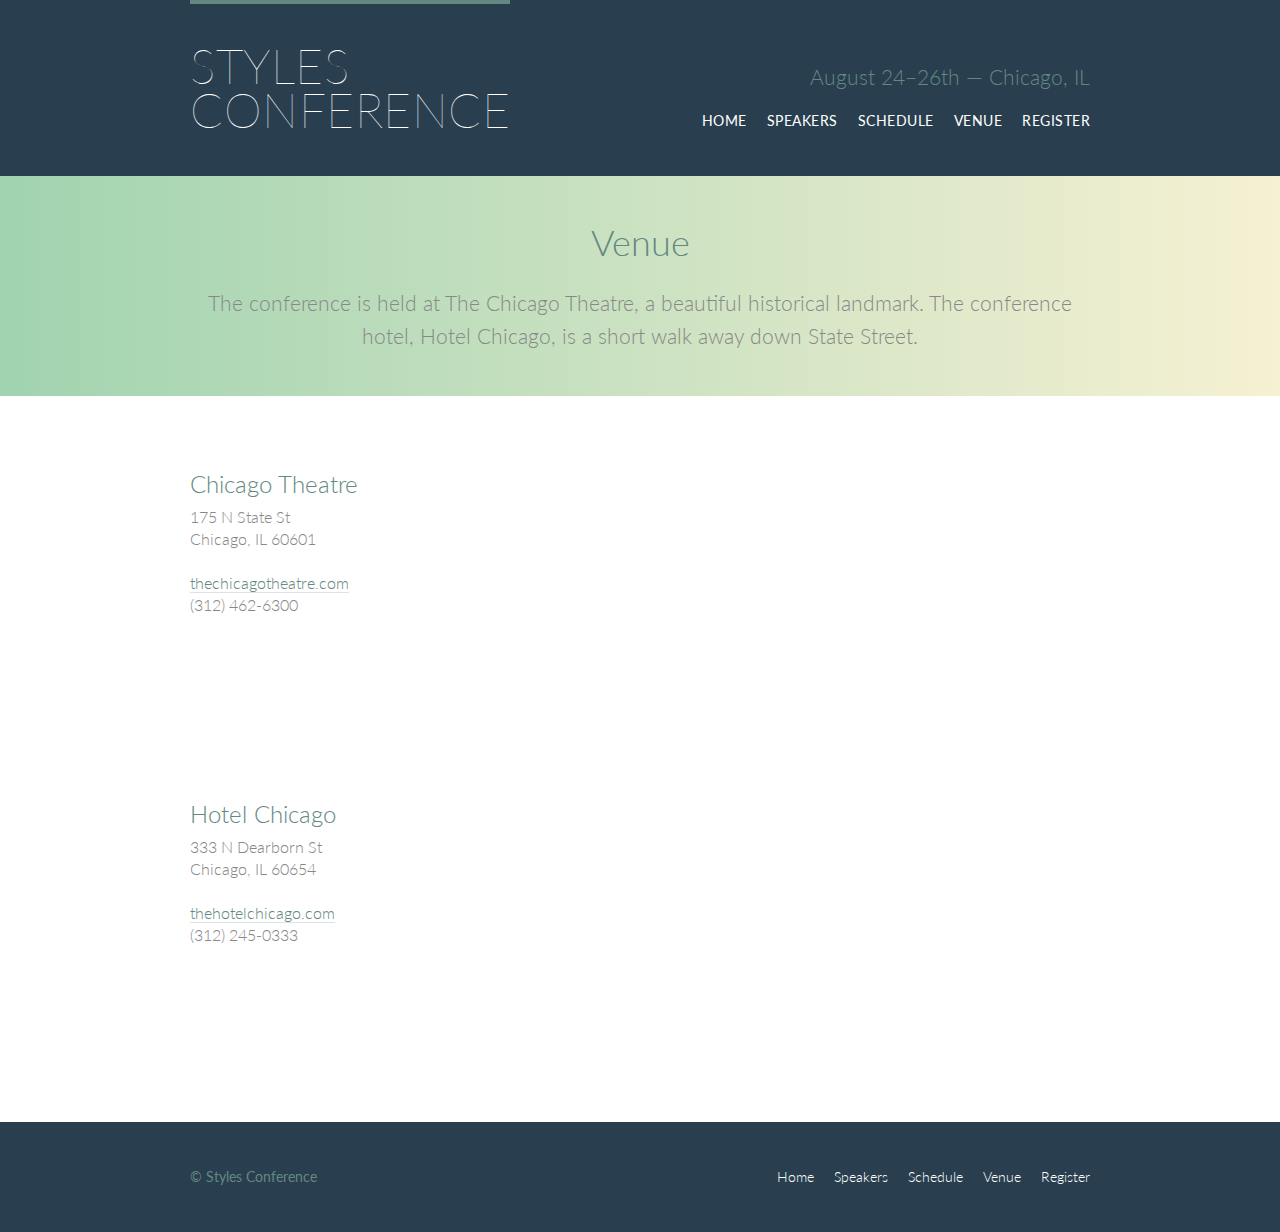
<file: class02/venue.html>
<!DOCTYPE html>
<html lang="en">
  <head>
    <meta charset="utf-8">
    <meta name="viewport" content="width=device-width, initial-scale=1.0">
    <title>Venue - Styles Conference</title>
    <link rel="stylesheet" href="assets/stylesheets/main.css">
    <link rel="stylesheet"
    href="http://fonts.googleapis.com/css?family=Lato:100,300,400">
  </head>

  <body>

    <!-- Header -->

    <header class="primary-header container group">

      <h1 class="logo">
        <a href="index.html">Styles <br> Conference</a>
      </h1>

      <h3 class="tagline">August 24&ndash;26th &mdash; Chicago, IL</h3>

      <nav class="nav primary-nav">
        <ul>
          <li><a href="index.html">Home</a></li><!--
          --><li><a href="speakers.html">Speakers</a></li><!--
          --><li><a href="schedule.html">Schedule</a></li><!--
          --><li><a href="venue.html">Venue</a></li><!--
          --><li><a href="register.html">Register</a></li>
        </ul>
      </nav>

    </header>

    <!-- Main content -->

    <section class="row-alt">
      <div class="lead container">

      <h1>Venue</h1>
      
      <p>The conference is held at The Chicago Theatre, a beautiful historical landmark. The conference hotel, Hotel Chicago, is a short walk away down State Street.  
      </p>
      </div>
    </section>
    <section class="row">
      <div class="grid">
    
        <section class="venue-theatre">

          <div class="col-1-3">
            <h2>Chicago Theatre</h2>
            <p>175 N State St <br> Chicago, IL 60601</p>
            <p><a href="http://www.thechicagotheatre.com/">thechicagotheatre.com</a> <br> (312) 462-6300</p>
          </div><!--
        
          --><iframe class="venue-map col-2-3" src="https://www.google.com/maps/embed?pb=!1m5!3m3!1m2!1s0x880e2ca55810a493%3A0x4700ddf60fcbfad6!2schicago+theatre!5e0!3m2!1sen!2sus!4v1388701393606"></iframe>
        
        </section>
        
        <section class="venue-hotel">

          <div class="col-1-3">
            <h2>Hotel Chicago</h2>
            <p>333 N Dearborn St<br> Chicago, IL 60654</p>
            <p><a href="http://www.thehotelchicago.com/">thehotelchicago.com</a> <br> (312) 245-0333</p>
          </div><!--
        
          --><iframe class="venue-map col-2-3" src="https://www.google.com/maps/embed?pb=!1m5!3m3!1m2!1s0x880e2cb1da049173%3A0xa5c91d255a775f0b!2sHotel+Sax+Chicago%2C+North+Dearborn+Street%2C+Chicago%2C+IL!5e0!3m2!1sen!2sus!4v1388702493978"></iframe>
        
        </section>
    
      </div>
    </section>

    <!-- Footer -->

    <footer class="primary-footer container group">

      <small>&copy; Styles Conference</small>

      <nav class="nav">
        <ul>
          <li><a href="index.html">Home</a></li><!--
          --><li><a href="speakers.html">Speakers</a></li><!--
          --><li><a href="schedule.html">Schedule</a></li><!--
          --><li><a href="venue.html">Venue</a></li><!--
          --><li><a href="register.html">Register</a></li>
        </ul>
      </nav>

    </footer>

  </body>
</html>
</file>
<file: class02/assets/stylesheets/main.css>
/* http://meyerweb.com/eric/tools/css/reset/ 2. v2.0 | 20110126
  License: none (public domain)
*/

html, body, div, span, applet, object, iframe,
h1, h2, h3, h4, h5, h6, p, blockquote, pre,
a, abbr, acronym, address, big, cite, code,
del, dfn, em, img, ins, kbd, q, s, samp,
small, strike, strong, sub, sup, tt, var,
b, u, i, center,
dl, dt, dd, ol, ul, li,
fieldset, form, label, legend,
table, caption, tbody, tfoot, thead, tr, th, td,
article, aside, canvas, details, embed,
figure, figcaption, footer, header, hgroup,
menu, nav, output, ruby, section, summary,
time, mark, audio, video {
  margin: 0;
  padding: 0;
  border: 0;
  font-size: 100%;
  font: inherit;
  vertical-align: baseline;
}
/* HTML5 display-role reset for older browsers */
article, aside, details, figcaption, figure,
footer, header, hgroup, menu, nav, section {
  display: block;
}
body {
  line-height: 1;
}
ol, ul {
  list-style: none;
}
blockquote, q {
  quotes: none;
}
blockquote:before, blockquote:after,
q:before, q:after {
  content: '';
  content: none;
}
table {
  border-collapse: collapse;
  border-spacing: 0;
}

/*
  ========================================
  Custom styles
  ========================================
*/
body {
  background: #293f50;
  color: #888;
  font: 300 16px/22px "Lato", "Open Sans", "Helvetica Neue", Helvetica, Arial, sans-serif;
}

/*
  ========================================
  Grid
  ========================================
*/

*,
*:before,
*:after {
  -webkit-box-sizing: border-box;
     -moz-box-sizing: border-box;
          box-sizing: border-box;
}
.container,
.grid {
  margin: 0 auto;
  width: 960px;
}
.container {
  padding-left: 30px;
  padding-right: 30px;
}
.grid,
.col-1-3,
.col-2-3 {
  padding-left: 15px;
  padding-right: 15px;
}
.col-1-3,
.col-2-3  {
  display: inline-block;
  vertical-align: top;
}
.col-1-3 {
  width: 33.33%;
}
.col-2-3 {
  width: 66.66%;
}



/*
  ========================================
  Clearfix
  ========================================
*/
.group:before,
.group:after {
  content: "";
  display: table;
}
.group:after {
  clear: both;
}
.group {
  clear: both;
  *zoom: 1;
}

/*
  ========================================
  Rows
  ========================================
*/

.row,
.row-alt{
  min-width: 960px;
}
.row {
  background: #fff;
  padding: 66px 0 44px 0;
}
.row-alt {
   background: #cbe2c1;
   background: -webkit-linear-gradient(to right, #a1d3b0, #f6f1d3);
   background: -moz-linear-gradient(to right, #a1d3b0, #f6f1d3);
   background: linear-gradient(to right, #a1d3b0, #f6f1d3);
   padding: 44px 0 22px 0;
 }

/*
  ========================================
  Typography
  ========================================
*/

h1, h3, h4, h5, p {
  margin-bottom: 22px;
}

h1, h2, h3, h4 {
  color: #648880;
}

h1 {
  font-size: 36px;
  line-height: 44px;
}
h2 {
  font-size: 24px;
  line-height: 44px;
}
h3 {
  font-size: 21px;
}
h4 {
  font-size: 18px;
}

h5 {
  color: #a9b2b9;
  font-size: 14px;
  font-weight: 400;
  text-transform: uppercase;
}

strong {
  font-weight: 400;
}
cite, em {
  font-style: italic;
}

/*
  ========================================
  Leads
  ========================================
*/

.lead {
  text-align: center;
}
.lead p {
  font-size: 21px;
  line-height: 33px;
}


/*
  ========================================
  Links
  ========================================
*/

a {
  color: #648880;
  text-decoration: none;
}
a:hover {
  color: #a9b2b9;
}
p a {
  border-bottom: 1px solid #dfe2e5;
}

.teaser a:hover h3 {
  color: #a9b2b9;
}

.teaser img {
  border-radius: 5px;
  display: block;
  margin-bottom: 22px;
  max-width: 100%
}


/*
  ========================================
  Buttons
  ========================================
*/

.btn {
  border-radius: 5px;
  color: #fff;
  cursor: pointer;
  display: inline-block;
  font-weight: 400;
  letter-spacing: .5px;
  margin: 0;
  text-transform: uppercase;
}

.btn-alt {
  border: 1px solid #fff;
  padding: 10px 30px;
}
.btn-alt:hover {
  background: #fff;
  color: #648880;
}

.btn-default {
  border: 0;
  background: #648880;
  padding: 11px 30px;
  font-size: 14px;
}
.btn-default:hover {
  background: #77a198;
}

/*
  ========================================
  Primary header
  ========================================
*/

.logo {
  border-top: 4px solid #648880;
  float: left;
  font-size: 48px;
  font-weight: 100;
  letter-spacing: .5px;
  line-height: 44px;
  padding: 40px 0 22px 0;
  text-transform: uppercase;
}

.tagline {
  margin: 66px 0 22px 0;
  text-align: right;
}

.primary-header a,
.primary-footer a {
  color: #fff;
}

.primary-header a:hover,
.primary-footer a:hover {
  color: #648880;
}

/*
  ========================================
  Navigation
  ========================================
*/

.nav {
  text-align: right;
}

.primary-nav {
  font-size: 14px;
  font-weight: 400;
  letter-spacing: .5px;
  text-transform: uppercase;
}

.nav li {
  display: inline-block;
  margin: 0 10px;
  vertical-align: top;
}
.nav li:last-child {
  margin-right: 0;
}

/*
  ========================================
  Primary footer
  ========================================
*/

.primary-footer {
  color: #648880;
  font-size: 14px;
  padding-bottom: 44px;
  padding-top: 44px;
}
.primary-footer small {
  float: left;
  font-weight: 400;
}

/*
  ========================================
  Home
  ========================================
*/

.hero {
  color: #fff;
  line-height: 44px;
  padding: 22px 80px 66px 80px;
  text-align: center;
}

.hero h2 {
  font-size: 36px;
}

.hero p {
  font-size: 24px;
  font-weight: 100;
}

/*
  ========================================
  Speakers
  ========================================
*/
  
.speaker-info {
  border: 1px solid #dfe2e5;
  border-radius: 5px;
  margin-top: 88px;
  padding-bottom: 22px;
  text-align: center;
}

.speaker {
  margin-bottom: 44px;
}

.speaker-info img {
  border-radius: 50%;
  height: 130px;
  margin: -66px 0 22px 0;
  vertical-align: top;
}

/*
  ========================================
  Venue
  ========================================
*/

.venue-theatre {
  margin-bottom: 66px;
}
.venue-hotel {
  margin-bottom: 22px;
}

.venue-map {
  height: 264px;
}

/*
  ========================================
  Register
  ========================================
*/

.why-attend {
  list-style: square;
  margin: 0 0 22px 30px;
}

form {
  margin-bottom: 22px;
}
input,
select,
textarea {
  font: 300 16px/22px "Lato", "Open Sans", "Helvetica Neue", Helvetica, Arial, sans-serif;
}

.register-group label {
  color: #648880;
  cursor: pointer;
  font-weight: 400;
}
.register-group input,
.register-group select,
.register-group textarea {
  border: 1px solid #c6c9cc;
  border-radius: 5px;
  color: #888;
  display: block;
  margin: 5px 0 27px 0;
  padding: 5px 8px;
}
.register-group input,
.register-group textarea {
  width: 100%;
}
.register-group select {
  height: 34px;
  width: 60px;
}
.register-group textarea {
  height: 78px;
}

/*
  ========================================
  Schedule
  ========================================
*/

table {
  margin-bottom: 44px;
  width: 100%;
}
table:last-child {
  margin-bottom: 0;
}

th,
td {
  padding-bottom: 22px;
  vertical-align: top;
}
th {
  padding-right: 45px;
  text-align: right;
  width: 20%;
}
td {
  width: 40%;
}

thead {
  line-height: 44px;
}
thead th {
  color: #648880;
  font-size: 24px;
}

tbody th {
  color: #a9b2b9;
  font-size: 14px;
  font-weight: 400;
  padding-top: 22px;
  text-transform: uppercase;
}

tbody td {
  border-top: 1px solid #dfe2e5;
  padding-top: 21px;
}
tbody td:first-of-type {
  padding-right: 15px;
}
tbody td:last-of-type {
  padding-left: 15px;
}
tbody td:only-of-type {
  padding-left: 0;
  padding-right: 0;
}

table a {
  color: #888;
}
table h4 {
  margin-bottom: 0;
}

.schedule-offset {
  color: #a9b2b9;
}
</file>
